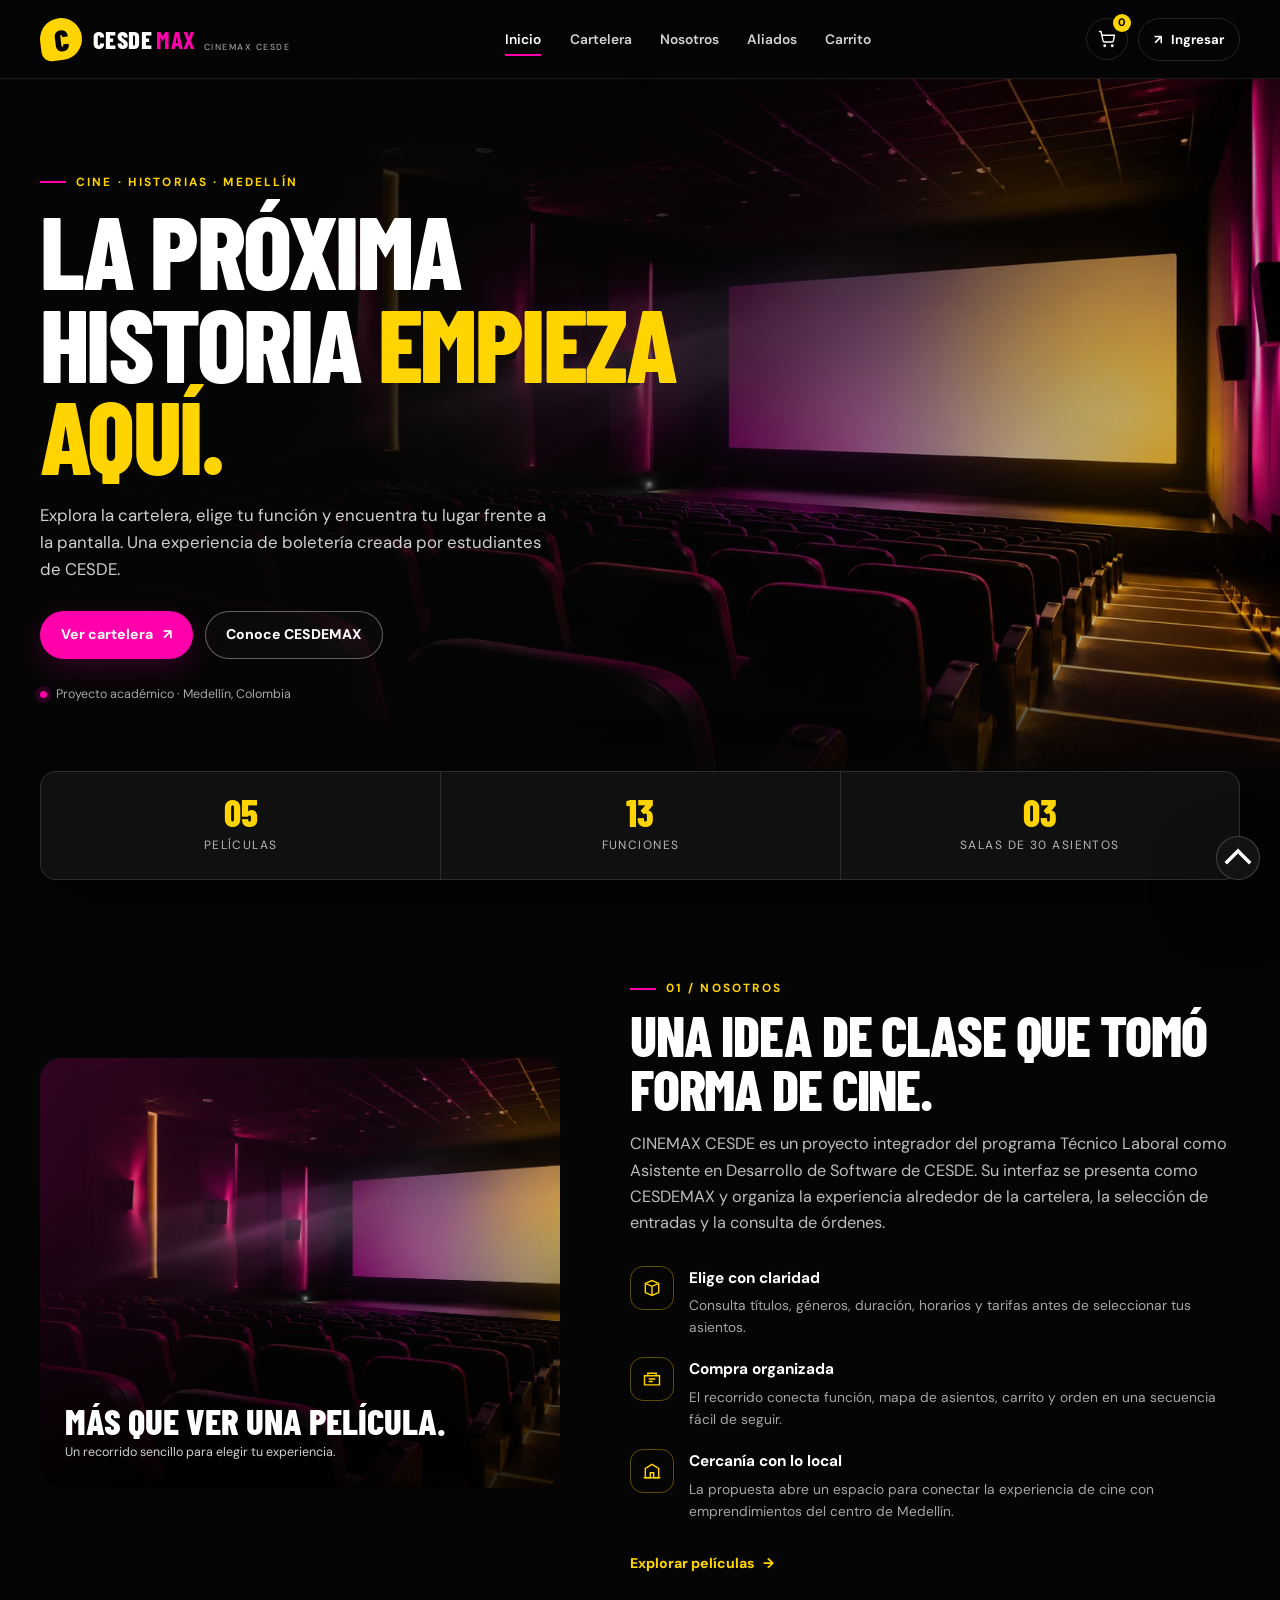
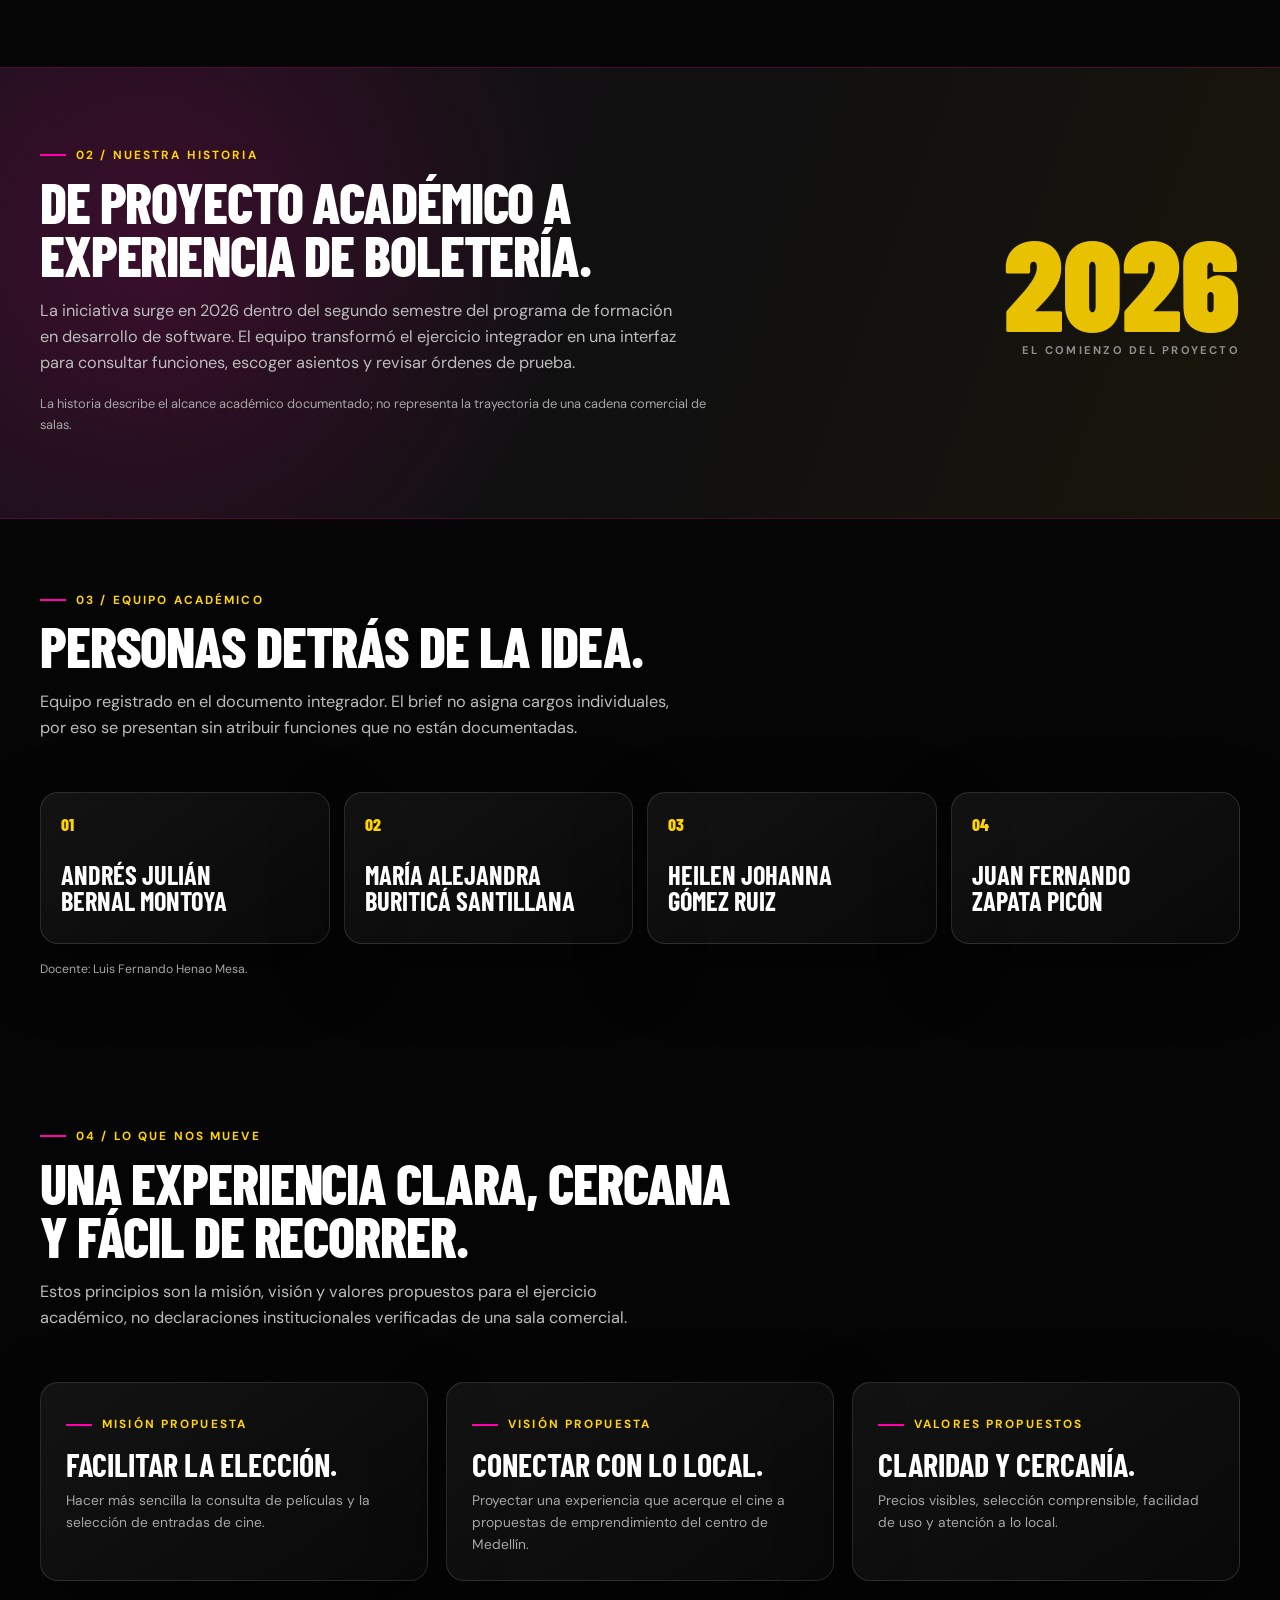
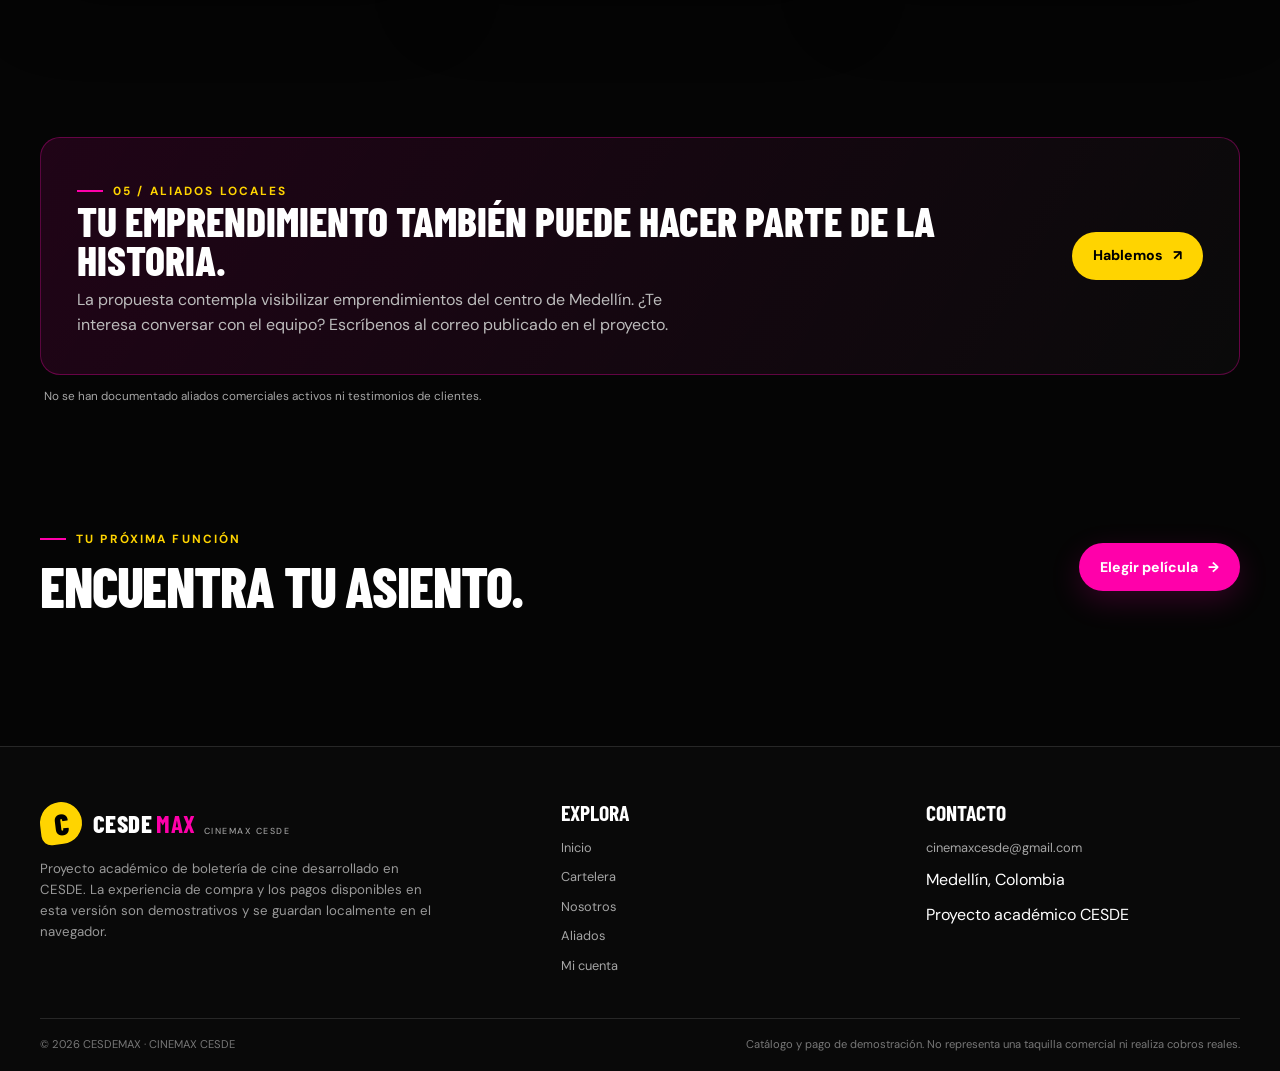
<file: CESDEMAX/index.html>
<!doctype html>
<html lang="es">
<head>
  <meta charset="utf-8">
  <meta name="viewport" content="width=device-width, initial-scale=1">
  <meta name="theme-color" content="#050505">
  <title>CESDEMAX | Tu próxima historia empieza aquí</title>
  <meta name="description" content="Conoce CESDEMAX, el proyecto de boletería de cine desarrollado en CESDE. Explora cinco películas, consulta funciones y elige tus asientos en Medellín.">
  <meta property="og:type" content="website">
  <meta property="og:title" content="CESDEMAX | Tu próxima historia empieza aquí">
  <meta property="og:description" content="Cartelera, selección de asientos y compra de entradas de prueba. Un proyecto académico de CINEMAX CESDE.">
  <meta property="og:image" content="assets/images/hero-cinema.webp">
  <link rel="icon" href="assets/icons/favicon.svg" type="image/svg+xml">
  <link rel="preconnect" href="https://fonts.googleapis.com">
  <link rel="preconnect" href="https://fonts.gstatic.com" crossorigin>
  <link rel="stylesheet" href="css/styles.css">
  <script type="application/ld+json">
  {"@context":"https://schema.org","@type":"Organization","name":"CESDEMAX","email":"cinemaxcesde@gmail.com","areaServed":{"@type":"City","name":"Medellín"},"description":"Proyecto académico de boletería de cine desarrollado en CESDE."}
  </script>
  <script defer src="js/data.js"></script>
  <script defer src="js/app.js"></script>
</head>
<body data-page="inicio">
  <a class="skip-link" href="#contenido">Saltar al contenido</a>
  <header class="site-header">
    <div class="container header-inner">
      <a class="brand" href="index.html" aria-label="CESDEMAX, ir al inicio">
        <span class="brand-mark" aria-hidden="true">C</span>
        <span class="brand-word">CESDE<strong>MAX</strong><small>CINEMAX CESDE</small></span>
      </a>
      <nav class="site-nav" id="site-nav" aria-label="Navegación principal">
        <a href="index.html" data-page-link="inicio">Inicio</a>
        <a href="cartelera.html" data-page-link="cartelera">Cartelera</a>
        <a href="index.html#nosotros">Nosotros</a>
        <a href="index.html#aliados">Aliados</a>
        <a href="carrito.html" data-page-link="carrito">Carrito</a>
      </nav>
      <div class="site-actions">
        <a class="nav-cart" href="carrito.html" aria-label="Abrir carrito">
          <svg viewBox="0 0 24 24" fill="none" stroke="currentColor" stroke-width="1.8" stroke-linecap="round" stroke-linejoin="round" aria-hidden="true"><circle cx="9" cy="21" r="1"/><circle cx="19" cy="21" r="1"/><path d="M2 2h2l2.7 12.4a2 2 0 0 0 2 1.6h9.8a2 2 0 0 0 2-1.6L22 7H5"/></svg>
          <span data-cart-count hidden>0</span>
        </a>
        <a class="nav-account" href="login.html"><span aria-hidden="true">↗</span><span data-account-label>Mi cuenta</span></a>
        <button class="menu-toggle" type="button" aria-label="Abrir menú" aria-controls="site-nav" aria-expanded="false"><span></span><span></span><span></span></button>
      </div>
    </div>
  </header>

  <main id="contenido">
    <section class="hero" aria-labelledby="hero-title">
      <div class="container">
        <div class="hero-content">
          <span class="eyebrow">Cine · historias · Medellín</span>
          <h1 class="display-title" id="hero-title">La próxima historia <span>empieza aquí.</span></h1>
          <p class="hero-copy">Explora la cartelera, elige tu función y encuentra tu lugar frente a la pantalla. Una experiencia de boletería creada por estudiantes de CESDE.</p>
          <div class="hero-actions">
            <a class="btn btn--primary" href="cartelera.html">Ver cartelera <span aria-hidden="true">↗</span></a>
            <a class="btn btn--outline" href="#nosotros">Conoce CESDEMAX</a>
          </div>
          <div class="hero-note"><span aria-hidden="true"></span> Proyecto académico · Medellín, Colombia</div>
        </div>
      </div>
    </section>

    <div class="container stats-wrap" aria-label="Datos del catálogo de demostración">
      <div class="stats-bar">
        <div class="stat"><strong>05</strong><span>Películas</span></div>
        <div class="stat"><strong>13</strong><span>Funciones</span></div>
        <div class="stat"><strong>03</strong><span>Salas de 30 asientos</span></div>
      </div>
    </div>

    <section class="section" id="nosotros">
      <div class="container intro-grid">
        <div class="intro-art">
          <img src="assets/images/hero-cinema.webp" alt="Sala de cine vacía iluminada en tonos magenta y dorado" loading="lazy">
          <div class="intro-art-label"><strong>Más que ver una película.</strong><span>Un recorrido sencillo para elegir tu experiencia.</span></div>
        </div>
        <div>
          <span class="eyebrow">01 / Nosotros</span>
          <h2 class="section-title">Una idea de clase que tomó forma de cine.</h2>
          <p class="section-copy">CINEMAX CESDE es un proyecto integrador del programa Técnico Laboral como Asistente en Desarrollo de Software de CESDE. Su interfaz se presenta como CESDEMAX y organiza la experiencia alrededor de la cartelera, la selección de entradas y la consulta de órdenes.</p>
          <div class="feature-list">
            <div class="feature">
              <span class="feature-icon" aria-hidden="true"><svg viewBox="0 0 24 24" fill="none" stroke="currentColor" stroke-width="1.7"><path d="M4 6.5 12 3l8 3.5v11L12 21l-8-3.5z"/><path d="M4 6.5 12 10l8-3.5M12 10v11"/></svg></span>
              <div><h3>Elige con claridad</h3><p>Consulta títulos, géneros, duración, horarios y tarifas antes de seleccionar tus asientos.</p></div>
            </div>
            <div class="feature">
              <span class="feature-icon" aria-hidden="true"><svg viewBox="0 0 24 24" fill="none" stroke="currentColor" stroke-width="1.7"><path d="M3 8h18v11H3zM7 8V5h10v3M8 12h8M8 15h5"/></svg></span>
              <div><h3>Compra organizada</h3><p>El recorrido conecta función, mapa de asientos, carrito y orden en una secuencia fácil de seguir.</p></div>
            </div>
            <div class="feature">
              <span class="feature-icon" aria-hidden="true"><svg viewBox="0 0 24 24" fill="none" stroke="currentColor" stroke-width="1.7"><path d="M4 20V9l8-5 8 5v11h-6v-6h-4v6z"/><path d="M2 20h20"/></svg></span>
              <div><h3>Cercanía con lo local</h3><p>La propuesta abre un espacio para conectar la experiencia de cine con emprendimientos del centro de Medellín.</p></div>
            </div>
          </div>
          <div style="margin-top:28px"><a class="text-link" href="cartelera.html">Explorar películas <span aria-hidden="true">→</span></a></div>
        </div>
      </div>
    </section>

    <section class="story-band" id="historia">
      <div class="container story-grid">
        <div>
          <span class="eyebrow">02 / Nuestra historia</span>
          <h2 class="section-title">De proyecto académico a experiencia de boletería.</h2>
          <p class="section-copy">La iniciativa surge en 2026 dentro del segundo semestre del programa de formación en desarrollo de software. El equipo transformó el ejercicio integrador en una interfaz para consultar funciones, escoger asientos y revisar órdenes de prueba.</p>
          <p class="muted" style="font-size:.8rem;margin-top:18px">La historia describe el alcance académico documentado; no representa la trayectoria de una cadena comercial de salas.</p>
        </div>
        <div class="story-year" aria-label="Año 2026">2026<small>EL COMIENZO DEL PROYECTO</small></div>
      </div>
    </section>

    <section class="section section--tight" id="equipo">
      <div class="container">
        <div class="section-head"><div><span class="eyebrow">03 / Equipo académico</span><h2 class="section-title">Personas detrás de la idea.</h2><p class="section-copy">Equipo registrado en el documento integrador. El brief no asigna cargos individuales, por eso se presentan sin atribuir funciones que no están documentadas.</p></div></div>
        <div class="team-grid">
          <article class="panel team-card"><span>01</span><h3>Andrés Julián<br>Bernal Montoya</h3></article>
          <article class="panel team-card"><span>02</span><h3>María Alejandra<br>Buriticá Santillana</h3></article>
          <article class="panel team-card"><span>03</span><h3>Heilen Johanna<br>Gómez Ruiz</h3></article>
          <article class="panel team-card"><span>04</span><h3>Juan Fernando<br>Zapata Picón</h3></article>
        </div>
        <p class="muted" style="font-size:.76rem;margin-top:16px">Docente: Luis Fernando Henao Mesa.</p>
      </div>
    </section>

    <section class="section section--tight" id="propuesta">
      <div class="container">
        <div class="section-head">
          <div><span class="eyebrow">04 / Lo que nos mueve</span><h2 class="section-title">Una experiencia clara, cercana y fácil de recorrer.</h2><p class="section-copy">Estos principios son la misión, visión y valores propuestos para el ejercicio académico, no declaraciones institucionales verificadas de una sala comercial.</p></div>
        </div>
        <div class="movie-grid" style="grid-template-columns:repeat(3,minmax(0,1fr))">
          <article class="panel" style="padding:25px"><span class="eyebrow">Misión propuesta</span><h3 style="font:700 2rem/1 var(--font-heading);text-transform:uppercase;margin:14px 0 9px">Facilitar la elección.</h3><p class="muted" style="font-size:.86rem;margin:0">Hacer más sencilla la consulta de películas y la selección de entradas de cine.</p></article>
          <article class="panel" style="padding:25px"><span class="eyebrow">Visión propuesta</span><h3 style="font:700 2rem/1 var(--font-heading);text-transform:uppercase;margin:14px 0 9px">Conectar con lo local.</h3><p class="muted" style="font-size:.86rem;margin:0">Proyectar una experiencia que acerque el cine a propuestas de emprendimiento del centro de Medellín.</p></article>
          <article class="panel" style="padding:25px"><span class="eyebrow">Valores propuestos</span><h3 style="font:700 2rem/1 var(--font-heading);text-transform:uppercase;margin:14px 0 9px">Claridad y cercanía.</h3><p class="muted" style="font-size:.86rem;margin:0">Precios visibles, selección comprensible, facilidad de uso y atención a lo local.</p></article>
        </div>
      </div>
    </section>

    <section class="section" id="aliados">
      <div class="container">
        <div class="ally-card">
          <div><span class="eyebrow">05 / Aliados locales</span><h3>Tu emprendimiento también puede hacer parte de la historia.</h3><p>La propuesta contempla visibilizar emprendimientos del centro de Medellín. ¿Te interesa conversar con el equipo? Escríbenos al correo publicado en el proyecto.</p></div>
          <a class="btn btn--yellow" href="mailto:cinemaxcesde@gmail.com?subject=Aliados%20locales%20-%20CESDEMAX">Hablemos <span aria-hidden="true">↗</span></a>
        </div>
        <p class="muted" style="font-size:.73rem;margin:12px 4px 0">No se han documentado aliados comerciales activos ni testimonios de clientes.</p>
      </div>
    </section>

    <section class="section section--tight" style="padding-top:25px">
      <div class="container" style="display:flex;align-items:center;justify-content:space-between;gap:25px;flex-wrap:wrap">
        <div><span class="eyebrow">Tu próxima función</span><h2 class="section-title" style="margin-bottom:0">Encuentra tu asiento.</h2></div>
        <a class="btn btn--primary" href="cartelera.html">Elegir película <span aria-hidden="true">→</span></a>
      </div>
    </section>
  </main>

  <footer class="site-footer">
    <div class="container footer-main">
      <div class="footer-brand"><a class="brand" href="index.html"><span class="brand-mark" aria-hidden="true">C</span><span class="brand-word">CESDE<strong>MAX</strong><small>CINEMAX CESDE</small></span></a><p>Proyecto académico de boletería de cine desarrollado en CESDE. La experiencia de compra y los pagos disponibles en esta versión son demostrativos y se guardan localmente en el navegador.</p></div>
      <div class="footer-col"><h3>Explora</h3><div class="footer-links"><a href="index.html">Inicio</a><a href="cartelera.html">Cartelera</a><a href="index.html#nosotros">Nosotros</a><a href="index.html#aliados">Aliados</a><a href="login.html">Mi cuenta</a></div></div>
      <div class="footer-col"><h3>Contacto</h3><div class="footer-links"><a data-current-email href="mailto:cinemaxcesde@gmail.com">cinemaxcesde@gmail.com</a><span>Medellín, Colombia</span><span>Proyecto académico CESDE</span></div></div>
    </div>
    <div class="container footer-bottom"><span>© <span data-year>2026</span> CESDEMAX · CINEMAX CESDE</span><span class="footer-note">Catálogo y pago de demostración. No representa una taquilla comercial ni realiza cobros reales.</span></div>
  </footer>
  <a class="back-top" href="#contenido" aria-label="Volver al inicio de la página"><svg viewBox="0 0 24 24" fill="none" stroke="currentColor" stroke-width="2"><path d="m5 15 7-7 7 7"/></svg></a>
</body>
</html>
</file>
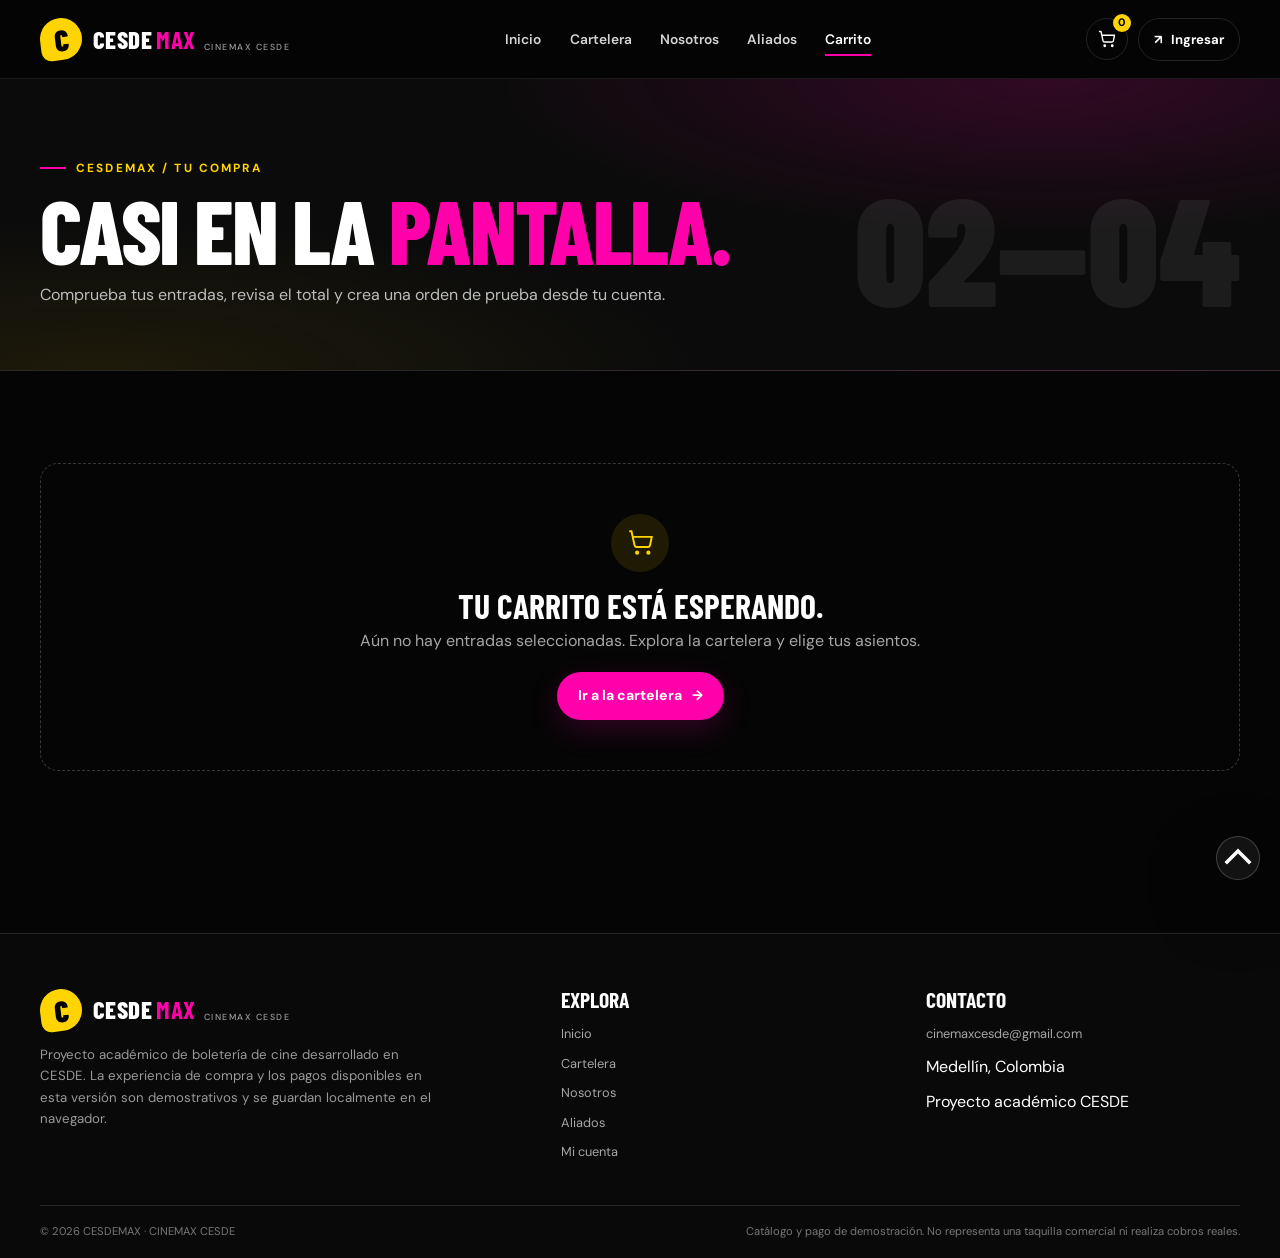
<file: CESDEMAX/carrito.html>
<!doctype html>
<html lang="es">
<head>
  <meta charset="utf-8"><meta name="viewport" content="width=device-width, initial-scale=1"><meta name="theme-color" content="#050505">
  <title>Carrito y orden | CESDEMAX</title>
  <meta name="description" content="Revisa tu selección de entradas, ajusta cantidades y completa una orden de pago de demostración en CESDEMAX.">
  <meta property="og:type" content="website"><meta property="og:title" content="Carrito y orden | CESDEMAX"><meta property="og:description" content="Resumen de entradas y pago de prueba."><meta property="og:image" content="assets/images/hero-cinema.webp">
  <link rel="icon" href="assets/icons/favicon.svg" type="image/svg+xml"><link rel="preconnect" href="https://fonts.googleapis.com"><link rel="preconnect" href="https://fonts.gstatic.com" crossorigin><link rel="stylesheet" href="css/styles.css">
  <script defer src="js/data.js"></script><script defer src="js/app.js"></script><script defer src="js/carrito.js"></script>
</head>
<body data-page="carrito">
  <a class="skip-link" href="#contenido">Saltar al contenido</a>
  <header class="site-header"><div class="container header-inner">
    <a class="brand" href="index.html" aria-label="CESDEMAX, ir al inicio"><span class="brand-mark" aria-hidden="true">C</span><span class="brand-word">CESDE<strong>MAX</strong><small>CINEMAX CESDE</small></span></a>
    <nav class="site-nav" id="site-nav" aria-label="Navegación principal"><a href="index.html" data-page-link="inicio">Inicio</a><a href="cartelera.html" data-page-link="cartelera">Cartelera</a><a href="index.html#nosotros">Nosotros</a><a href="index.html#aliados">Aliados</a><a href="carrito.html" data-page-link="carrito">Carrito</a></nav>
    <div class="site-actions"><a class="nav-cart" href="carrito.html" aria-label="Abrir carrito"><svg viewBox="0 0 24 24" fill="none" stroke="currentColor" stroke-width="1.8" stroke-linecap="round" stroke-linejoin="round" aria-hidden="true"><circle cx="9" cy="21" r="1"/><circle cx="19" cy="21" r="1"/><path d="M2 2h2l2.7 12.4a2 2 0 0 0 2 1.6h9.8a2 2 0 0 0 2-1.6L22 7H5"/></svg><span data-cart-count hidden>0</span></a><a class="nav-account" href="login.html"><span aria-hidden="true">↗</span><span data-account-label>Mi cuenta</span></a><button class="menu-toggle" type="button" aria-label="Abrir menú" aria-controls="site-nav" aria-expanded="false"><span></span><span></span><span></span></button></div>
  </div></header>

  <main id="contenido">
    <section class="page-hero"><div class="container page-hero-inner"><div><span class="eyebrow">CESDEMAX / Tu compra</span><h1 class="display-title">Casi en la <span class="pink">pantalla.</span></h1><p>Comprueba tus entradas, revisa el total y crea una orden de prueba desde tu cuenta.</p></div><div class="page-index" aria-hidden="true">02—04</div></div></section>
    <section class="section"><div class="container">
      <div class="empty-state" id="cart-empty" hidden><div class="empty-state-icon" aria-hidden="true"><svg viewBox="0 0 24 24" fill="none" stroke="currentColor" stroke-width="1.7"><circle cx="9" cy="21" r="1"/><circle cx="19" cy="21" r="1"/><path d="M2 2h2l2.7 12.4a2 2 0 0 0 2 1.6h9.8a2 2 0 0 0 2-1.6L22 7H5"/></svg></div><h2>Tu carrito está esperando.</h2><p>Aún no hay entradas seleccionadas. Explora la cartelera y elige tus asientos.</p><a class="btn btn--primary" href="cartelera.html">Ir a la cartelera <span aria-hidden="true">→</span></a></div>

      <div id="cart-content" hidden>
        <div class="cart-grid">
          <section class="panel cart-panel" aria-labelledby="cart-heading">
            <h2 id="cart-heading">Resumen de entradas</h2>
            <div class="cart-film"><img id="cart-poster" src="assets/images/pelicula-1.webp" alt="Afiche de la película seleccionada"><div><span class="movie-genre" id="cart-genre">Acción</span><h3 id="cart-film-title">Noche de Neón</h3><p id="cart-function-meta">Función · Sala</p><p id="cart-seat-label">Asientos seleccionados</p></div></div>
            <div class="cart-items" id="cart-items"></div>
            <div class="order-total"><span>Total de entradas</span><strong id="cart-total">$0</strong></div>
            <button class="btn btn--ghost btn--small" id="clear-cart" type="button">Vaciar carrito</button>
          </section>

          <section class="panel cart-panel" aria-labelledby="continue-heading">
            <h2 id="continue-heading">Continuar con tu orden</h2>
            <div class="login-gate" id="login-gate" hidden><h3>Identifícate para continuar.</h3><p>Tu selección queda guardada en este navegador. Inicia sesión o crea una cuenta para revisar la orden.</p><a class="btn btn--yellow" href="login.html?next=carrito.html">Iniciar sesión / Registrarme <span aria-hidden="true">→</span></a></div>
            <div id="checkout-area" hidden>
              <p class="muted" id="checkout-greeting" style="margin-top:0;font-size:.82rem"></p>
              <form class="checkout-form" id="checkout-form" novalidate>
                <div class="notice">Modo de demostración: no se realiza ningún cobro. Para aprobar la prueba usa <strong>4444 4444 4444 4444</strong> o <strong>4242 4242 4242 4242</strong>. La tarjeta 5555 5555 5555 5555 simula un rechazo.</div>
                <div class="field"><label for="card-number">Número de tarjeta de prueba</label><input id="card-number" name="card-number" inputmode="numeric" autocomplete="cc-number" placeholder="4444 4444 4444 4444" maxlength="19" required></div>
                <div class="form-grid"><div class="field"><label for="card-exp">Vencimiento (MM/AA)</label><input id="card-exp" name="card-exp" inputmode="numeric" autocomplete="cc-exp" placeholder="MM/AA" maxlength="5" required></div><div class="field"><label for="card-cvv">CVV</label><input id="card-cvv" name="card-cvv" inputmode="numeric" autocomplete="cc-csc" placeholder="123" maxlength="4" required></div></div>
                <label class="check-line"><input type="checkbox" id="save-payment" name="save-payment"><span>Guardar marca y últimos cuatro dígitos para esta demostración. El número completo y el CVV no se guardan en el perfil.</span></label>
                <p class="form-error" id="payment-error" role="alert"></p>
                <button class="btn btn--primary" type="submit" id="pay-button">Completar orden de prueba <span aria-hidden="true">→</span></button>
              </form>
            </div>
            <div class="payment-success" id="payment-success" hidden aria-live="polite"><strong>¡Orden creada!</strong><p id="success-message" style="color:#c7c7c7;margin:8px 0 16px"></p><a class="btn btn--yellow" href="login.html">Ver mi cuenta y mis órdenes</a></div>
          </section>
        </div>
      </div>
    </div></section>
  </main>

  <footer class="site-footer"><div class="container footer-main"><div class="footer-brand"><a class="brand" href="index.html"><span class="brand-mark" aria-hidden="true">C</span><span class="brand-word">CESDE<strong>MAX</strong><small>CINEMAX CESDE</small></span></a><p>Proyecto académico de boletería de cine desarrollado en CESDE. La experiencia de compra y los pagos disponibles en esta versión son demostrativos y se guardan localmente en el navegador.</p></div><div class="footer-col"><h3>Explora</h3><div class="footer-links"><a href="index.html">Inicio</a><a href="cartelera.html">Cartelera</a><a href="index.html#nosotros">Nosotros</a><a href="index.html#aliados">Aliados</a><a href="login.html">Mi cuenta</a></div></div><div class="footer-col"><h3>Contacto</h3><div class="footer-links"><a data-current-email href="mailto:cinemaxcesde@gmail.com">cinemaxcesde@gmail.com</a><span>Medellín, Colombia</span><span>Proyecto académico CESDE</span></div></div></div><div class="container footer-bottom"><span>© <span data-year>2026</span> CESDEMAX · CINEMAX CESDE</span><span class="footer-note">Catálogo y pago de demostración. No representa una taquilla comercial ni realiza cobros reales.</span></div></footer>
  <a class="back-top" href="#contenido" aria-label="Volver al inicio de la página"><svg viewBox="0 0 24 24" fill="none" stroke="currentColor" stroke-width="2"><path d="m5 15 7-7 7 7"/></svg></a>
</body>
</html>
</file>
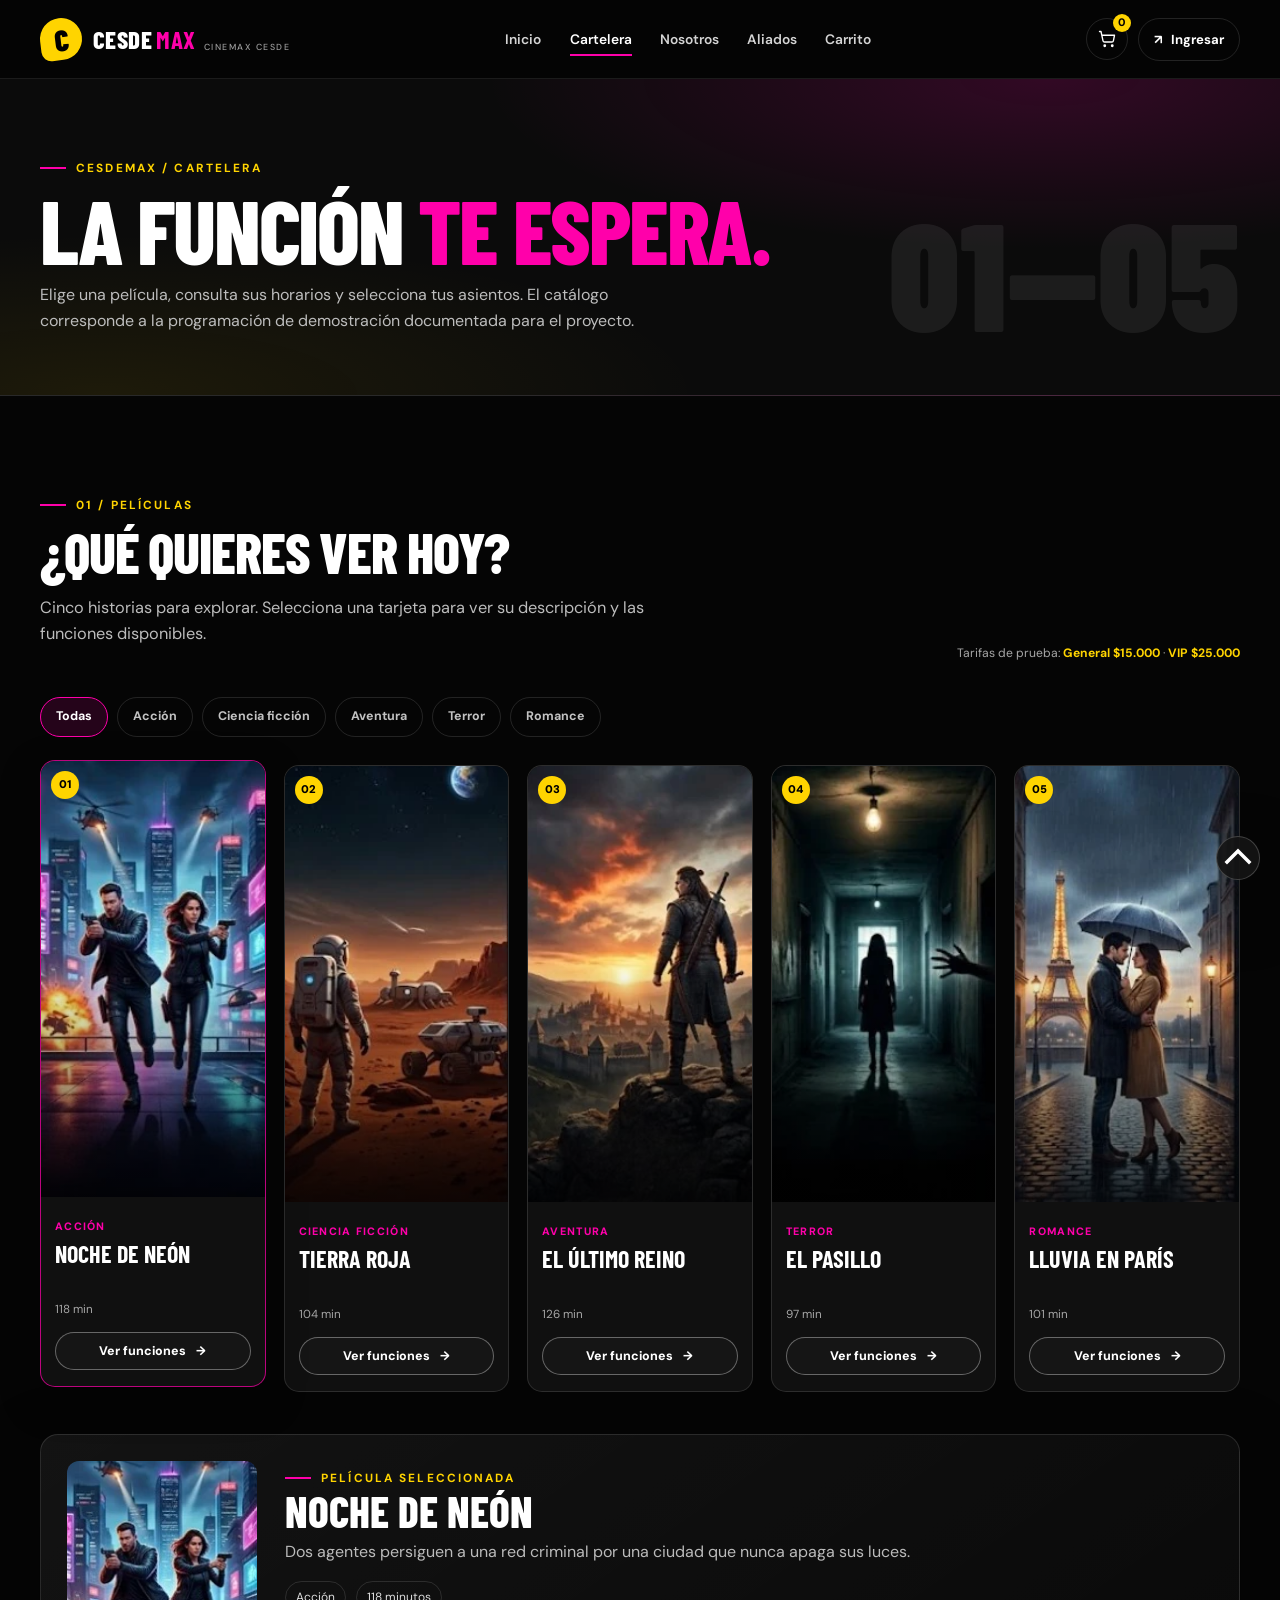
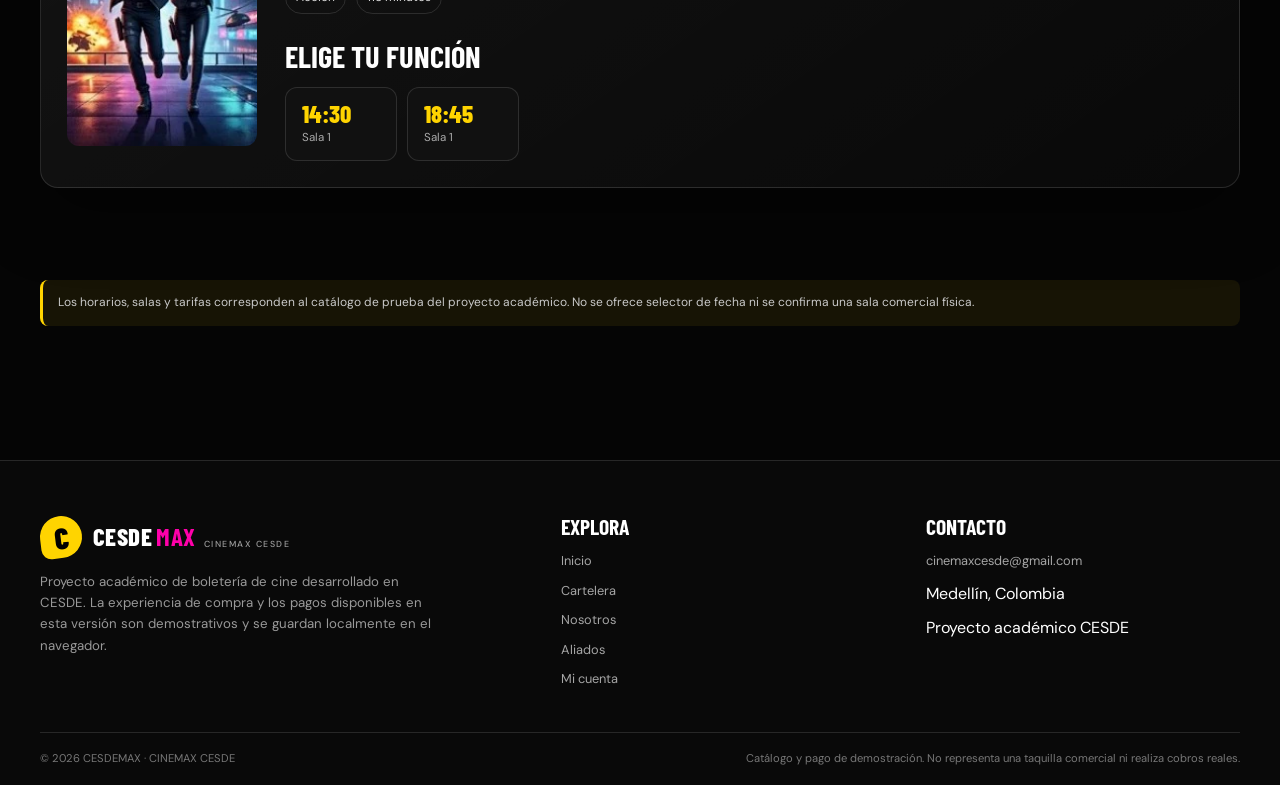
<file: CESDEMAX/cartelera.html>
<!doctype html>
<html lang="es">
<head>
  <meta charset="utf-8"><meta name="viewport" content="width=device-width, initial-scale=1"><meta name="theme-color" content="#050505">
  <title>Cartelera | CESDEMAX</title>
  <meta name="description" content="Consulta las cinco películas, sus funciones de demostración y elige hasta ocho asientos General o VIP en CESDEMAX.">
  <meta property="og:type" content="website"><meta property="og:title" content="Cartelera | CESDEMAX"><meta property="og:description" content="Explora películas, horarios y asientos de prueba."><meta property="og:image" content="assets/images/hero-cinema.webp">
  <link rel="icon" href="assets/icons/favicon.svg" type="image/svg+xml"><link rel="preconnect" href="https://fonts.googleapis.com"><link rel="preconnect" href="https://fonts.gstatic.com" crossorigin><link rel="stylesheet" href="css/styles.css">
  <script defer src="js/data.js"></script><script defer src="js/app.js"></script><script defer src="js/cartelera.js"></script>
</head>
<body data-page="cartelera">
  <a class="skip-link" href="#contenido">Saltar al contenido</a>
  <header class="site-header"><div class="container header-inner">
    <a class="brand" href="index.html" aria-label="CESDEMAX, ir al inicio"><span class="brand-mark" aria-hidden="true">C</span><span class="brand-word">CESDE<strong>MAX</strong><small>CINEMAX CESDE</small></span></a>
    <nav class="site-nav" id="site-nav" aria-label="Navegación principal"><a href="index.html" data-page-link="inicio">Inicio</a><a href="cartelera.html" data-page-link="cartelera">Cartelera</a><a href="index.html#nosotros">Nosotros</a><a href="index.html#aliados">Aliados</a><a href="carrito.html" data-page-link="carrito">Carrito</a></nav>
    <div class="site-actions"><a class="nav-cart" href="carrito.html" aria-label="Abrir carrito"><svg viewBox="0 0 24 24" fill="none" stroke="currentColor" stroke-width="1.8" stroke-linecap="round" stroke-linejoin="round" aria-hidden="true"><circle cx="9" cy="21" r="1"/><circle cx="19" cy="21" r="1"/><path d="M2 2h2l2.7 12.4a2 2 0 0 0 2 1.6h9.8a2 2 0 0 0 2-1.6L22 7H5"/></svg><span data-cart-count hidden>0</span></a><a class="nav-account" href="login.html"><span aria-hidden="true">↗</span><span data-account-label>Mi cuenta</span></a><button class="menu-toggle" type="button" aria-label="Abrir menú" aria-controls="site-nav" aria-expanded="false"><span></span><span></span><span></span></button></div>
  </div></header>

  <main id="contenido">
    <section class="page-hero"><div class="container page-hero-inner"><div><span class="eyebrow">CESDEMAX / Cartelera</span><h1 class="display-title">La función <span class="pink">te espera.</span></h1><p>Elige una película, consulta sus horarios y selecciona tus asientos. El catálogo corresponde a la programación de demostración documentada para el proyecto.</p></div><div class="page-index" aria-hidden="true">01—05</div></div></section>
    <section class="section">
      <div class="container">
        <div class="section-head"><div><span class="eyebrow">01 / Películas</span><h2 class="section-title">¿Qué quieres ver hoy?</h2><p class="section-copy">Cinco historias para explorar. Selecciona una tarjeta para ver su descripción y las funciones disponibles.</p></div><div class="muted" style="font-size:.76rem">Tarifas de prueba: <strong class="yellow">General $15.000</strong> · <strong class="yellow">VIP $25.000</strong></div></div>
        <div class="filter-row" role="group" aria-label="Filtrar películas por género">
          <button class="filter-chip" type="button" data-filter="Todos" aria-pressed="true">Todas</button>
          <button class="filter-chip" type="button" data-filter="Acción" aria-pressed="false">Acción</button>
          <button class="filter-chip" type="button" data-filter="Ciencia ficción" aria-pressed="false">Ciencia ficción</button>
          <button class="filter-chip" type="button" data-filter="Aventura" aria-pressed="false">Aventura</button>
          <button class="filter-chip" type="button" data-filter="Terror" aria-pressed="false">Terror</button>
          <button class="filter-chip" type="button" data-filter="Romance" aria-pressed="false">Romance</button>
        </div>
        <div class="movie-grid" id="movie-grid" aria-live="polite"></div>

        <section class="movie-detail panel" id="movie-detail" aria-labelledby="selected-title">
          <div class="movie-detail-poster"><img id="selected-poster" src="assets/images/pelicula-1.webp" alt="Afiche de Noche de Neón"></div>
          <div><span class="eyebrow">Película seleccionada</span><h2 id="selected-title">Noche de Neón</h2><p id="selected-description">Dos agentes persiguen a una red criminal por una ciudad que nunca apaga sus luces.</p><div class="movie-meta"><span class="meta-pill" id="selected-genre">Acción</span><span class="meta-pill" id="selected-duration">118 minutos</span></div><h3 class="subsection-title" style="margin-top:28px">Elige tu función</h3><div class="function-grid" id="function-grid"></div></div>
        </section>

        <section id="seat-section" hidden>
          <div class="section-head" style="margin:45px 0 20px"><div><span class="eyebrow">02 / Selección de asientos</span><h2 class="section-title" style="font-size:clamp(2.5rem,4vw,3.7rem)">Tu lugar frente a la pantalla.</h2><p class="section-copy" id="seat-function-label">Seleccionaste una función.</p></div></div>
          <div class="seat-layout panel">
            <div><div class="screen">PANTALLA</div><div class="seat-map" id="seat-map" aria-label="Mapa interactivo de asientos"></div><div class="seat-legend"><span class="legend-item"><i class="legend-dot vip"></i> VIP · $25.000</span><span class="legend-item"><i class="legend-dot"></i> General · $15.000</span><span class="legend-item"><i class="legend-dot selected"></i> Seleccionado</span><span class="legend-item"><i class="legend-dot occupied"></i> Ocupado</span></div></div>
            <aside class="selection-summary"><h3>Tu selección</h3><div class="summary-line"><span>Asientos elegidos</span><strong id="seat-count">0 / 8</strong></div><div class="summary-line"><span>VIP</span><strong id="vip-count">0</strong></div><div class="summary-line"><span>General</span><strong id="general-count">0</strong></div><div class="summary-total"><span>Total</span><strong id="seat-total">$0</strong></div><button class="btn btn--primary" id="continue-cart" type="button" disabled>Continuar al carrito <span aria-hidden="true">→</span></button><p class="helper-text">Puedes elegir hasta ocho asientos por función. El asiento se marca como ocupado al completar el pago de prueba.</p></aside>
          </div>
        </section>
      </div>
    </section>
    <section class="section section--tight" style="padding-top:0"><div class="container notice">Los horarios, salas y tarifas corresponden al catálogo de prueba del proyecto académico. No se ofrece selector de fecha ni se confirma una sala comercial física.</div></section>
  </main>

  <footer class="site-footer"><div class="container footer-main"><div class="footer-brand"><a class="brand" href="index.html"><span class="brand-mark" aria-hidden="true">C</span><span class="brand-word">CESDE<strong>MAX</strong><small>CINEMAX CESDE</small></span></a><p>Proyecto académico de boletería de cine desarrollado en CESDE. La experiencia de compra y los pagos disponibles en esta versión son demostrativos y se guardan localmente en el navegador.</p></div><div class="footer-col"><h3>Explora</h3><div class="footer-links"><a href="index.html">Inicio</a><a href="cartelera.html">Cartelera</a><a href="index.html#nosotros">Nosotros</a><a href="index.html#aliados">Aliados</a><a href="login.html">Mi cuenta</a></div></div><div class="footer-col"><h3>Contacto</h3><div class="footer-links"><a data-current-email href="mailto:cinemaxcesde@gmail.com">cinemaxcesde@gmail.com</a><span>Medellín, Colombia</span><span>Proyecto académico CESDE</span></div></div></div><div class="container footer-bottom"><span>© <span data-year>2026</span> CESDEMAX · CINEMAX CESDE</span><span class="footer-note">Catálogo y pago de demostración. No representa una taquilla comercial ni realiza cobros reales.</span></div></footer>
  <a class="back-top" href="#contenido" aria-label="Volver al inicio de la página"><svg viewBox="0 0 24 24" fill="none" stroke="currentColor" stroke-width="2"><path d="m5 15 7-7 7 7"/></svg></a>
</body>
</html>
</file>
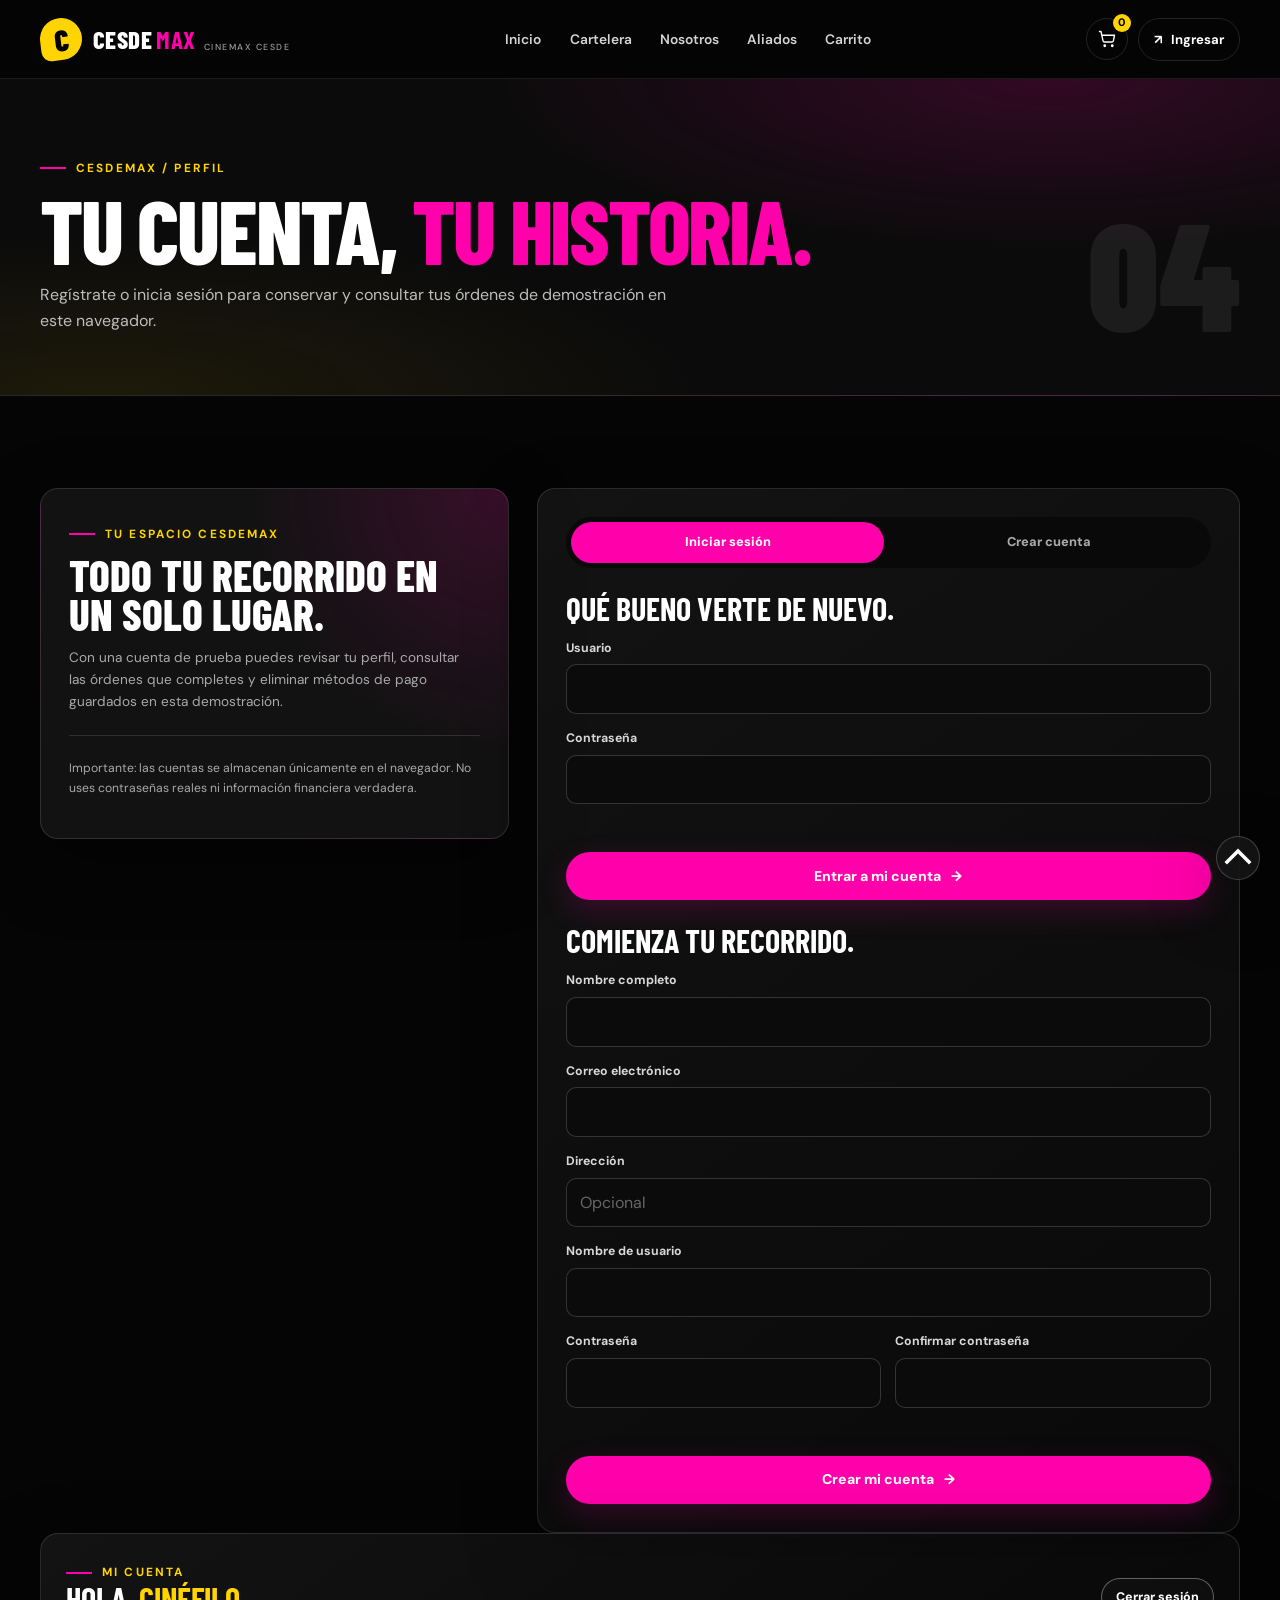
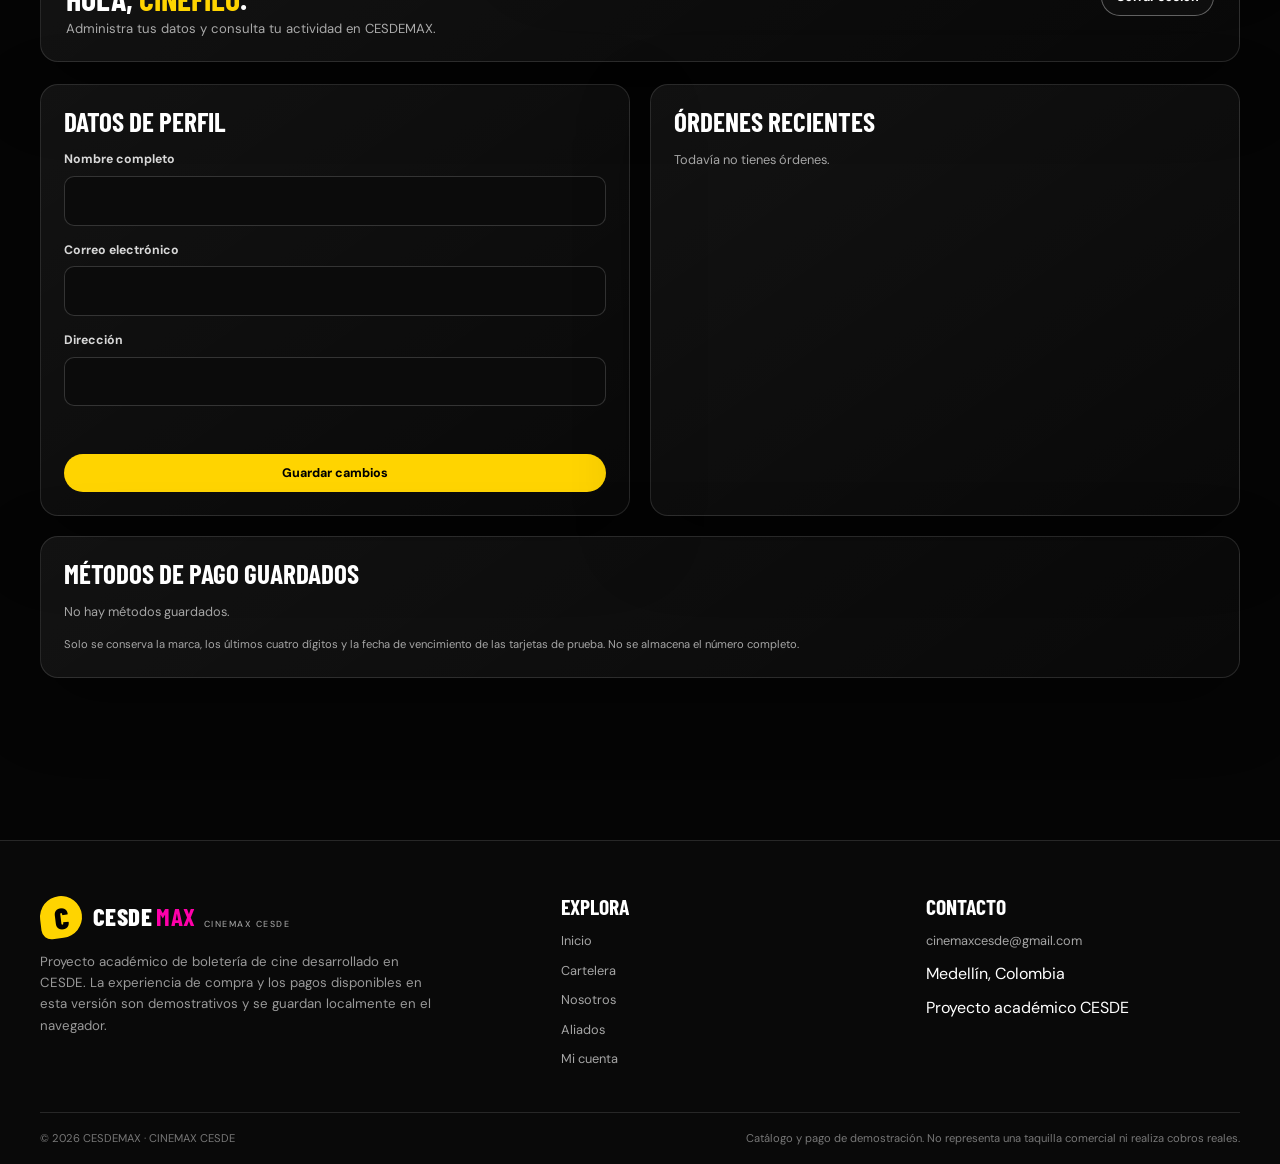
<file: CESDEMAX/login.html>
<!doctype html>
<html lang="es">
<head>
  <meta charset="utf-8"><meta name="viewport" content="width=device-width, initial-scale=1"><meta name="theme-color" content="#050505">
  <title>Mi cuenta | CESDEMAX</title>
  <meta name="description" content="Crea tu cuenta de demostración, actualiza tus datos y consulta tus órdenes de prueba en CESDEMAX.">
  <meta property="og:type" content="website"><meta property="og:title" content="Mi cuenta | CESDEMAX"><meta property="og:description" content="Acceso y perfil local del proyecto de boletería CESDEMAX."><meta property="og:image" content="assets/images/hero-cinema.webp">
  <link rel="icon" href="assets/icons/favicon.svg" type="image/svg+xml"><link rel="preconnect" href="https://fonts.googleapis.com"><link rel="preconnect" href="https://fonts.gstatic.com" crossorigin><link rel="stylesheet" href="css/styles.css">
  <script defer src="js/data.js"></script><script defer src="js/app.js"></script><script defer src="js/cuenta.js"></script>
</head>
<body data-page="cuenta">
  <a class="skip-link" href="#contenido">Saltar al contenido</a>
  <header class="site-header"><div class="container header-inner">
    <a class="brand" href="index.html" aria-label="CESDEMAX, ir al inicio"><span class="brand-mark" aria-hidden="true">C</span><span class="brand-word">CESDE<strong>MAX</strong><small>CINEMAX CESDE</small></span></a>
    <nav class="site-nav" id="site-nav" aria-label="Navegación principal"><a href="index.html" data-page-link="inicio">Inicio</a><a href="cartelera.html" data-page-link="cartelera">Cartelera</a><a href="index.html#nosotros">Nosotros</a><a href="index.html#aliados">Aliados</a><a href="carrito.html" data-page-link="carrito">Carrito</a></nav>
    <div class="site-actions"><a class="nav-cart" href="carrito.html" aria-label="Abrir carrito"><svg viewBox="0 0 24 24" fill="none" stroke="currentColor" stroke-width="1.8" stroke-linecap="round" stroke-linejoin="round" aria-hidden="true"><circle cx="9" cy="21" r="1"/><circle cx="19" cy="21" r="1"/><path d="M2 2h2l2.7 12.4a2 2 0 0 0 2 1.6h9.8a2 2 0 0 0 2-1.6L22 7H5"/></svg><span data-cart-count hidden>0</span></a><a class="nav-account" href="login.html"><span aria-hidden="true">↗</span><span data-account-label>Mi cuenta</span></a><button class="menu-toggle" type="button" aria-label="Abrir menú" aria-controls="site-nav" aria-expanded="false"><span></span><span></span><span></span></button></div>
  </div></header>

  <main id="contenido">
    <section class="page-hero"><div class="container page-hero-inner"><div><span class="eyebrow">CESDEMAX / Perfil</span><h1 class="display-title">Tu cuenta, <span class="pink">tu historia.</span></h1><p>Regístrate o inicia sesión para conservar y consultar tus órdenes de demostración en este navegador.</p></div><div class="page-index" aria-hidden="true">04</div></div></section>
    <section class="section"><div class="container">
      <div class="account-layout" id="auth-view">
        <aside class="panel account-aside"><span class="eyebrow">Tu espacio CESDEMAX</span><h2>Todo tu recorrido en un solo lugar.</h2><p>Con una cuenta de prueba puedes revisar tu perfil, consultar las órdenes que completes y eliminar métodos de pago guardados en esta demostración.</p><div class="rule" style="margin:23px 0"></div><p style="font-size:.76rem">Importante: las cuentas se almacenan únicamente en el navegador. No uses contraseñas reales ni información financiera verdadera.</p></aside>
        <section class="panel auth-panel">
          <div class="auth-tabs" role="tablist" aria-label="Acceso a la cuenta"><button class="auth-tab" type="button" id="tab-login" role="tab" aria-controls="login-form" aria-selected="true">Iniciar sesión</button><button class="auth-tab" type="button" id="tab-register" role="tab" aria-controls="register-form" aria-selected="false">Crear cuenta</button></div>
          <form class="auth-form" id="login-form" novalidate><h2>Qué bueno verte de nuevo.</h2><div class="field"><label for="login-username">Usuario</label><input id="login-username" name="username" autocomplete="username" required></div><div class="field"><label for="login-password">Contraseña</label><input id="login-password" name="password" type="password" autocomplete="current-password" required></div><p class="form-error" id="login-error" role="alert"></p><button class="btn btn--primary" type="submit">Entrar a mi cuenta <span aria-hidden="true">→</span></button></form>
          <form class="auth-form" id="register-form" hidden novalidate><h2>Comienza tu recorrido.</h2><div class="field"><label for="register-name">Nombre completo</label><input id="register-name" name="name" autocomplete="name" required></div><div class="field"><label for="register-email">Correo electrónico</label><input id="register-email" name="email" type="email" autocomplete="email" required></div><div class="field"><label for="register-address">Dirección</label><input id="register-address" name="address" autocomplete="street-address" placeholder="Opcional"></div><div class="field"><label for="register-username">Nombre de usuario</label><input id="register-username" name="username" autocomplete="username" minlength="3" required></div><div class="form-grid"><div class="field"><label for="register-password">Contraseña</label><input id="register-password" name="password" type="password" autocomplete="new-password" minlength="6" required></div><div class="field"><label for="register-confirm">Confirmar contraseña</label><input id="register-confirm" name="confirm" type="password" autocomplete="new-password" minlength="6" required></div></div><p class="form-error" id="register-error" role="alert"></p><button class="btn btn--primary" type="submit">Crear mi cuenta <span aria-hidden="true">→</span></button></form>
        </section>
      </div>

      <div class="account-dashboard" id="account-view" hidden>
        <div class="panel dashboard-head"><div><span class="eyebrow">Mi cuenta</span><h2>Hola, <span class="yellow" id="welcome-name">cinéfilo</span>.</h2><p>Administra tus datos y consulta tu actividad en CESDEMAX.</p></div><button class="btn btn--outline btn--small" id="logout-button" type="button">Cerrar sesión</button></div>
        <div class="dashboard-grid">
          <section class="panel dashboard-card"><h3>Datos de perfil</h3><form id="profile-form" class="checkout-form" novalidate><div class="field"><label for="profile-name">Nombre completo</label><input id="profile-name" name="name" required></div><div class="field"><label for="profile-email">Correo electrónico</label><input id="profile-email" name="email" type="email" required></div><div class="field"><label for="profile-address">Dirección</label><input id="profile-address" name="address"></div><p class="form-error" id="profile-error" role="alert"></p><button class="btn btn--yellow btn--small" type="submit">Guardar cambios</button></form></section>
          <section class="panel dashboard-card"><h3>Órdenes recientes</h3><div id="orders-list"><p class="muted" style="font-size:.8rem">Todavía no tienes órdenes.</p></div></section>
          <section class="panel dashboard-card" style="grid-column:1/-1"><h3>Métodos de pago guardados</h3><div id="methods-list"><p class="muted" style="font-size:.8rem">No hay métodos guardados.</p></div><p class="muted" style="font-size:.7rem;margin:12px 0 0">Solo se conserva la marca, los últimos cuatro dígitos y la fecha de vencimiento de las tarjetas de prueba. No se almacena el número completo.</p></section>
        </div>
      </div>
    </div></section>
  </main>

  <footer class="site-footer"><div class="container footer-main"><div class="footer-brand"><a class="brand" href="index.html"><span class="brand-mark" aria-hidden="true">C</span><span class="brand-word">CESDE<strong>MAX</strong><small>CINEMAX CESDE</small></span></a><p>Proyecto académico de boletería de cine desarrollado en CESDE. La experiencia de compra y los pagos disponibles en esta versión son demostrativos y se guardan localmente en el navegador.</p></div><div class="footer-col"><h3>Explora</h3><div class="footer-links"><a href="index.html">Inicio</a><a href="cartelera.html">Cartelera</a><a href="index.html#nosotros">Nosotros</a><a href="index.html#aliados">Aliados</a><a href="login.html">Mi cuenta</a></div></div><div class="footer-col"><h3>Contacto</h3><div class="footer-links"><a data-current-email href="mailto:cinemaxcesde@gmail.com">cinemaxcesde@gmail.com</a><span>Medellín, Colombia</span><span>Proyecto académico CESDE</span></div></div></div><div class="container footer-bottom"><span>© <span data-year>2026</span> CESDEMAX · CINEMAX CESDE</span><span class="footer-note">Catálogo y pago de demostración. No representa una taquilla comercial ni realiza cobros reales.</span></div></footer>
  <a class="back-top" href="#contenido" aria-label="Volver al inicio de la página"><svg viewBox="0 0 24 24" fill="none" stroke="currentColor" stroke-width="2"><path d="m5 15 7-7 7 7"/></svg></a>
</body>
</html>
</file>
<file: CESDEMAX/css/styles.css>
@import url('https://fonts.googleapis.com/css2?family=Barlow+Condensed:wght@500;600;700;800;900&family=DM+Sans:wght@400;500;600;700&display=swap');

:root {
  --black: #050505;
  --panel: #141414;
  --panel-2: #1d1d1d;
  --panel-3: #262626;
  --line: rgba(255,255,255,.12);
  --muted: #a6a6a6;
  --white: #fff;
  --pink: #ff00aa;
  --pink-2: #e00092;
  --yellow: #ffd400;
  --green: #6ee7a8;
  --red: #ff7373;
  --font-heading: 'Barlow Condensed', Impact, sans-serif;
  --font-body: 'DM Sans', Arial, sans-serif;
  --container: 1200px;
  --radius: 18px;
  --shadow: 0 24px 70px rgba(0,0,0,.42);
}

*, *::before, *::after { box-sizing: border-box; }
html { scroll-behavior: smooth; scroll-padding-top: 100px; }
body { margin: 0; background: var(--black); color: var(--white); font: 16px/1.6 var(--font-body); -webkit-font-smoothing: antialiased; }
img { display: block; max-width: 100%; }
button, input, select, textarea { font: inherit; }
button, a { -webkit-tap-highlight-color: transparent; }
a { color: inherit; text-decoration: none; }
button { color: inherit; }
::selection { background: var(--pink); color: #fff; }
:focus-visible { outline: 3px solid var(--yellow); outline-offset: 3px; }
.skip-link { position: fixed; z-index: 1000; top: 10px; left: 10px; transform: translateY(-160%); padding: 10px 14px; border-radius: 10px; background: var(--yellow); color: #000; font-weight: 700; }
.skip-link:focus { transform: translateY(0); }
.container { width: min(var(--container), calc(100% - 48px)); margin-inline: auto; }
.muted { color: var(--muted); }
.pink { color: var(--pink); }
.yellow { color: var(--yellow); }
.eyebrow { display: inline-flex; align-items: center; gap: 10px; color: var(--yellow); font-size: .74rem; font-weight: 700; letter-spacing: .18em; text-transform: uppercase; }
.eyebrow::before { content: ''; width: 26px; height: 2px; background: var(--pink); }
.display-title { margin: 12px 0 18px; font: 800 clamp(3rem, 6.4vw, 6.2rem)/.9 var(--font-heading); letter-spacing: -.025em; text-transform: uppercase; }
.section-title { margin: 10px 0 12px; font: 800 clamp(2.5rem, 4.4vw, 4.5rem)/.95 var(--font-heading); letter-spacing: -.02em; text-transform: uppercase; }
.section-copy { max-width: 640px; color: #bcbcbc; font-size: 1.02rem; }
.section { padding: 92px 0; }
.section--tight { padding: 64px 0; }
.section-head { display: flex; align-items: end; justify-content: space-between; gap: 30px; margin-bottom: 34px; }
.section-head > div { max-width: 720px; }
.rule { height: 1px; background: var(--line); }

/* Navigation and identity */
.site-header { position: sticky; z-index: 50; top: 0; border-bottom: 1px solid rgba(255,255,255,.09); background: rgba(5,5,5,.88); backdrop-filter: blur(18px); }
.header-inner { display: flex; align-items: center; justify-content: space-between; min-height: 78px; gap: 24px; }
.brand { display: inline-flex; align-items: center; gap: 11px; min-width: max-content; }
.brand-mark { display: grid; width: 42px; height: 42px; place-items: center; border-radius: 50% 50% 50% 10px; background: var(--yellow); color: #000; font: 900 1.85rem/.9 var(--font-heading); transform: rotate(-7deg); }
.brand-word { display: flex; align-items: baseline; gap: 4px; font: 800 1.55rem/1 var(--font-heading); letter-spacing: .02em; }
.brand-word strong { color: var(--pink); }
.brand-word small { display: block; align-self: end; margin-left: 4px; color: #9c9c9c; font: 500 .55rem/1 var(--font-body); letter-spacing: .17em; }
.site-nav { display: flex; align-items: center; gap: clamp(16px, 2.2vw, 29px); }
.site-nav a { position: relative; padding: 10px 0; color: #d4d4d4; font-size: .86rem; font-weight: 600; transition: color .2s ease; }
.site-nav a::after { position: absolute; right: 0; bottom: 4px; left: 0; height: 2px; background: var(--pink); content: ''; transform: scaleX(0); transform-origin: left; transition: transform .2s ease; }
.site-nav a:hover, .site-nav a[aria-current="page"] { color: #fff; }
.site-nav a:hover::after, .site-nav a[aria-current="page"]::after { transform: scaleX(1); }
.site-actions { display: flex; align-items: center; gap: 10px; }
.nav-cart { position: relative; display: grid; width: 42px; height: 42px; place-items: center; border: 1px solid var(--line); border-radius: 50%; color: white; }
.nav-cart svg { width: 18px; height: 18px; }
.nav-cart [data-cart-count] { position: absolute; top: -5px; right: -4px; display: grid; min-width: 18px; height: 18px; padding: 0 4px; place-items: center; border-radius: 99px; background: var(--yellow); color: #000; font-size: .68rem; font-weight: 800; }
.nav-account { display: inline-flex; align-items: center; gap: 8px; padding: 10px 15px; border: 1px solid var(--line); border-radius: 99px; font-size: .82rem; font-weight: 700; transition: border-color .2s, background .2s; }
.nav-account:hover { border-color: var(--pink); background: rgba(255,0,170,.1); }
.menu-toggle { display: none; width: 42px; height: 42px; place-items: center; border: 1px solid var(--line); border-radius: 50%; background: transparent; cursor: pointer; }
.menu-toggle span { display: block; width: 17px; height: 2px; margin: 3px; background: white; transition: transform .2s; }

/* Buttons and surfaces */
.btn { display: inline-flex; align-items: center; justify-content: center; gap: 10px; min-height: 48px; padding: 12px 20px; border: 1px solid transparent; border-radius: 999px; cursor: pointer; font-size: .88rem; font-weight: 800; line-height: 1.2; text-align: center; transition: transform .2s ease, background .2s ease, border-color .2s ease, box-shadow .2s ease; }
.btn:hover { transform: translateY(-2px); }
.btn:disabled { opacity: .45; cursor: not-allowed; transform: none; }
.btn--primary { background: var(--pink); color: white; box-shadow: 0 10px 30px rgba(255,0,170,.18); }
.btn--primary:hover { background: var(--pink-2); box-shadow: 0 14px 36px rgba(255,0,170,.3); }
.btn--yellow { background: var(--yellow); color: #000; }
.btn--yellow:hover { background: #ffe04b; }
.btn--outline { border-color: rgba(255,255,255,.35); background: rgba(255,255,255,.025); color: white; }
.btn--outline:hover { border-color: var(--pink); background: rgba(255,0,170,.08); }
.btn--ghost { min-height: 38px; padding: 8px 12px; border-color: var(--line); background: transparent; color: #e6e6e6; font-size: .78rem; }
.btn--small { min-height: 38px; padding: 9px 14px; font-size: .78rem; }
.btn svg { width: 17px; height: 17px; }
.text-link { display: inline-flex; align-items: center; gap: 8px; color: var(--yellow); font-size: .88rem; font-weight: 800; }
.text-link:hover { color: white; }
.panel { border: 1px solid var(--line); border-radius: var(--radius); background: linear-gradient(145deg, rgba(255,255,255,.06), rgba(255,255,255,.018)); box-shadow: var(--shadow); }

/* Home */
.hero { position: relative; display: flex; min-height: min(720px, calc(100svh - 78px)); align-items: center; overflow: hidden; isolation: isolate; }
.hero::before { position: absolute; z-index: -2; inset: 0; background: url('../assets/images/hero-cinema.webp') center 48%/cover no-repeat; content: ''; }
.hero::after { position: absolute; z-index: -1; inset: 0; background: linear-gradient(90deg, #050505 0%, rgba(5,5,5,.93) 22%, rgba(5,5,5,.55) 52%, rgba(5,5,5,.08) 100%), linear-gradient(0deg, #050505 0%, transparent 26%, rgba(0,0,0,.18) 100%); content: ''; }
.hero-content { width: min(690px, 68%); padding: 86px 0 100px; }
.hero .display-title { max-width: 680px; font-size: clamp(3.6rem, 8vw, 7.6rem); }
.hero .display-title span { color: var(--yellow); }
.hero-copy { max-width: 520px; margin: 22px 0 28px; color: #d0d0d0; font-size: 1.05rem; }
.hero-actions { display: flex; flex-wrap: wrap; gap: 12px; }
.hero-note { display: flex; align-items: center; gap: 9px; margin-top: 26px; color: #a6a6a6; font-size: .78rem; }
.hero-note span { display: block; width: 7px; height: 7px; border-radius: 50%; background: var(--pink); box-shadow: 0 0 0 5px rgba(255,0,170,.14); }
.stats-wrap { position: relative; z-index: 2; margin-top: -34px; }
.stats-bar { display: grid; grid-template-columns: repeat(3, 1fr); overflow: hidden; border: 1px solid var(--line); border-radius: 16px; background: rgba(17,17,17,.94); box-shadow: var(--shadow); backdrop-filter: blur(14px); }
.stat { padding: 22px 28px; text-align: center; }
.stat + .stat { border-left: 1px solid var(--line); }
.stat strong { display: block; color: var(--yellow); font: 800 2.35rem/1 var(--font-heading); }
.stat span { color: #b7b7b7; font-size: .75rem; letter-spacing: .12em; text-transform: uppercase; }
.intro-grid { display: grid; grid-template-columns: .92fr 1.08fr; align-items: center; gap: 70px; }
.intro-art { position: relative; min-height: 430px; overflow: hidden; border-radius: 22px; background: #171717; }
.intro-art img { position: absolute; inset: 0; width: 100%; height: 100%; object-fit: cover; opacity: .8; }
.intro-art::after { position: absolute; inset: 0; background: linear-gradient(0deg, rgba(0,0,0,.85), transparent 68%), linear-gradient(120deg, rgba(255,0,170,.18), transparent 55%); content: ''; }
.intro-art-label { position: absolute; z-index: 1; right: 25px; bottom: 25px; left: 25px; }
.intro-art-label strong { display: block; font: 800 2.3rem/.95 var(--font-heading); text-transform: uppercase; }
.intro-art-label span { color: #d0d0d0; font-size: .78rem; }
.feature-list { display: grid; gap: 19px; margin-top: 30px; }
.feature { display: grid; grid-template-columns: 44px 1fr; gap: 15px; align-items: start; }
.feature-icon { display: grid; width: 44px; height: 44px; place-items: center; border: 1px solid rgba(255,212,0,.35); border-radius: 13px; color: var(--yellow); }
.feature-icon svg { width: 20px; height: 20px; }
.feature h3 { margin: 0 0 4px; font-size: .96rem; }
.feature p { margin: 0; color: var(--muted); font-size: .86rem; }
.story-band { position: relative; overflow: hidden; padding: 70px 0; border-block: 1px solid rgba(255,0,170,.2); background: radial-gradient(circle at 12% 40%, rgba(255,0,170,.16), transparent 36%), linear-gradient(110deg, #171117, #101010 55%, #19150b); }
.story-grid { display: grid; grid-template-columns: 1fr .72fr; align-items: center; gap: 50px; }
.story-year { color: var(--yellow); font: 900 clamp(5rem, 10vw, 9rem)/.8 var(--font-heading); opacity: .9; text-align: right; }
.story-year small { display: block; margin-top: 12px; color: #9b9b9b; font: 700 .7rem/1 var(--font-body); letter-spacing: .2em; }
.ally-card { display: flex; align-items: center; justify-content: space-between; gap: 26px; padding: 36px; border: 1px solid rgba(255,0,170,.32); border-radius: 20px; background: linear-gradient(120deg, rgba(255,0,170,.11), rgba(255,255,255,.025)); }
.ally-card h3 { margin: 0 0 7px; font: 800 2.6rem/.95 var(--font-heading); text-transform: uppercase; }
.ally-card p { max-width: 600px; margin: 0; color: #bcbcbc; }

/* Inner page heading */
.page-hero { position: relative; overflow: hidden; padding: 72px 0 62px; border-bottom: 1px solid var(--line); background: radial-gradient(ellipse at 82% 0%, rgba(255,0,170,.16), transparent 38%), radial-gradient(ellipse at 8% 100%, rgba(255,212,0,.08), transparent 36%), #0b0b0b; }
.page-hero .display-title { margin-bottom: 12px; font-size: clamp(3.4rem, 7vw, 6rem); }
.page-hero p { max-width: 630px; margin: 0; color: #bdbdbd; }
.page-hero-inner { display: flex; align-items: end; justify-content: space-between; gap: 25px; }
.page-index { color: rgba(255,255,255,.07); font: 900 clamp(5rem, 12vw, 10rem)/.8 var(--font-heading); }

/* Movie catalog */
.filter-row { display: flex; flex-wrap: wrap; gap: 9px; margin: 0 0 28px; }
.filter-chip { padding: 9px 15px; border: 1px solid var(--line); border-radius: 99px; background: transparent; color: #c2c2c2; cursor: pointer; font-size: .78rem; font-weight: 700; transition: .2s; }
.filter-chip:hover, .filter-chip[aria-pressed="true"] { border-color: var(--pink); background: rgba(255,0,170,.13); color: white; }
.movie-grid { display: grid; grid-template-columns: repeat(5, minmax(0,1fr)); gap: 18px; }
.movie-card { overflow: hidden; border: 1px solid var(--line); border-radius: 15px; background: #101010; transition: transform .25s ease, border-color .25s ease, box-shadow .25s ease; }
.movie-card:hover, .movie-card.is-active { transform: translateY(-5px); border-color: rgba(255,0,170,.72); box-shadow: 0 14px 38px rgba(0,0,0,.35); }
.movie-poster { position: relative; aspect-ratio: 2/3.9; overflow: hidden; background: #202020; }
.movie-poster img { width: 100%; height: 100%; object-fit: cover; transition: transform .5s ease; }
.movie-card:hover .movie-poster img { transform: scale(1.045); }
.movie-poster::after { position: absolute; inset: 45% 0 0; background: linear-gradient(0deg, rgba(0,0,0,.65), transparent); content: ''; }
.movie-index { position: absolute; z-index: 1; top: 10px; left: 10px; display: grid; width: 28px; height: 28px; place-items: center; border-radius: 50%; background: var(--yellow); color: #000; font-size: .7rem; font-weight: 900; }
.movie-info { padding: 15px 14px 16px; }
.movie-genre { color: var(--pink); font-size: .67rem; font-weight: 800; letter-spacing: .12em; text-transform: uppercase; }
.movie-info h3 { min-height: 48px; margin: 5px 0 4px; font: 700 1.5rem/.92 var(--font-heading); text-transform: uppercase; }
.movie-duration { color: var(--muted); font-size: .73rem; }
.movie-select { width: 100%; margin-top: 12px; }
.movie-detail { display: grid; grid-template-columns: 190px 1fr; gap: 28px; padding: 26px; margin-top: 42px; }
.movie-detail-poster { aspect-ratio: 2/3; overflow: hidden; border-radius: 12px; }
.movie-detail-poster img { width: 100%; height: 100%; object-fit: cover; }
.movie-detail h2 { margin: 4px 0 8px; font: 800 2.7rem/.9 var(--font-heading); text-transform: uppercase; }
.movie-detail p { max-width: 720px; margin: 0; color: #bbb; }
.movie-meta { display: flex; flex-wrap: wrap; gap: 10px; margin-top: 17px; }
.meta-pill { padding: 6px 10px; border: 1px solid var(--line); border-radius: 99px; color: #ddd; font-size: .75rem; }
.subsection-title { margin: 42px 0 16px; font: 700 1.9rem/.95 var(--font-heading); text-transform: uppercase; }
.function-grid { display: flex; flex-wrap: wrap; gap: 10px; }
.function-option { display: flex; flex-direction: column; min-width: 112px; gap: 3px; padding: 13px 16px; border: 1px solid var(--line); border-radius: 12px; background: #111; cursor: pointer; text-align: left; transition: .2s; }
.function-option strong { color: var(--yellow); font: 800 1.55rem/1 var(--font-heading); }
.function-option span { color: #aaa; font-size: .72rem; }
.function-option:hover, .function-option.is-active { border-color: var(--pink); background: rgba(255,0,170,.11); }
.seat-layout { display: grid; grid-template-columns: minmax(0,1fr) 290px; gap: 28px; padding: 26px; margin-top: 25px; }
.screen { width: min(480px, 90%); margin: 0 auto 34px; padding: 9px; border-bottom: 3px solid var(--yellow); color: #ddd; font-size: .7rem; letter-spacing: .28em; text-align: center; transform: perspective(200px) rotateX(-7deg); box-shadow: 0 16px 28px -22px var(--yellow); }
.seat-map { display: grid; justify-content: center; gap: 12px; }
.seat-row { display: grid; grid-template-columns: 18px repeat(10, 31px); align-items: center; gap: 7px; }
.seat-row-label { color: #888; font-size: .74rem; font-weight: 800; }
.seat { width: 31px; height: 29px; padding: 0; border: 1px solid #686868; border-radius: 8px 8px 4px 4px; background: #2b2b2b; color: #ddd; cursor: pointer; font-size: .62rem; transition: .16s; }
.seat--vip { border-color: rgba(255,212,0,.55); background: rgba(255,212,0,.14); }
.seat--general { border-color: rgba(255,255,255,.23); }
.seat:hover:not(:disabled) { border-color: var(--pink); transform: translateY(-2px); }
.seat.is-selected { border-color: var(--pink); background: var(--pink); color: #fff; box-shadow: 0 0 0 3px rgba(255,0,170,.14); }
.seat:disabled { border-color: #3b3b3b; background: #414141; color: #747474; cursor: not-allowed; opacity: .72; }
.seat-legend { display: flex; flex-wrap: wrap; justify-content: center; gap: 16px; margin-top: 25px; color: #aaa; font-size: .72rem; }
.legend-item { display: inline-flex; align-items: center; gap: 7px; }
.legend-dot { width: 13px; height: 13px; border: 1px solid #777; border-radius: 4px; background: #292929; }
.legend-dot.vip { border-color: var(--yellow); background: rgba(255,212,0,.3); }
.legend-dot.selected { border-color: var(--pink); background: var(--pink); }
.legend-dot.occupied { background: #555; }
.selection-summary { align-self: start; padding: 22px; border: 1px solid var(--line); border-radius: 15px; background: #101010; }
.selection-summary h3 { margin: 0 0 13px; font: 700 1.7rem/1 var(--font-heading); text-transform: uppercase; }
.summary-line { display: flex; justify-content: space-between; gap: 12px; padding: 10px 0; border-bottom: 1px solid var(--line); color: #bbb; font-size: .8rem; }
.summary-line strong { color: white; }
.summary-total { display: flex; justify-content: space-between; gap: 12px; padding: 17px 0; font-weight: 800; }
.summary-total strong { color: var(--yellow); font-size: 1.2rem; }
.selection-summary .btn { width: 100%; }
.helper-text { margin: 12px 0 0; color: #8e8e8e; font-size: .72rem; }
.empty-state { padding: 50px 22px; border: 1px dashed rgba(255,255,255,.2); border-radius: 18px; text-align: center; }
.empty-state-icon { display: grid; width: 58px; height: 58px; margin: 0 auto 17px; place-items: center; border-radius: 50%; background: rgba(255,212,0,.1); color: var(--yellow); }
.empty-state-icon svg { width: 27px; height: 27px; }
.empty-state h2 { margin: 0 0 6px; font: 700 2.1rem/1 var(--font-heading); text-transform: uppercase; }
.empty-state p { margin: 0 auto 18px; color: var(--muted); }

/* Cart and checkout */
.cart-grid { display: grid; grid-template-columns: 1.1fr .9fr; align-items: start; gap: 28px; }
.cart-panel { padding: 25px; }
.cart-panel h2 { margin: 0 0 18px; font: 700 2rem/1 var(--font-heading); text-transform: uppercase; }
.cart-film { display: grid; grid-template-columns: 74px 1fr; gap: 16px; padding-bottom: 20px; border-bottom: 1px solid var(--line); }
.cart-film img { width: 74px; height: 108px; border-radius: 8px; object-fit: cover; }
.cart-film h3 { margin: 3px 0 6px; font: 700 1.55rem/.95 var(--font-heading); text-transform: uppercase; }
.cart-film p { margin: 0; color: #aaa; font-size: .78rem; }
.cart-items { margin: 18px 0; }
.cart-item { display: grid; grid-template-columns: 1fr auto; align-items: center; gap: 15px; padding: 14px 0; border-bottom: 1px solid var(--line); }
.cart-item strong { display: block; font-size: .9rem; }
.cart-item small { color: #aaa; font-size: .75rem; }
.quantity-control { display: inline-flex; align-items: center; gap: 9px; }
.quantity-control button { display: grid; width: 31px; height: 31px; place-items: center; border: 1px solid var(--line); border-radius: 50%; background: transparent; cursor: pointer; }
.quantity-control button:hover { border-color: var(--pink); color: var(--pink); }
.quantity-control span { min-width: 18px; font-weight: 800; text-align: center; }
.order-total { display: flex; justify-content: space-between; padding: 18px 0; border-top: 1px solid var(--line); font-weight: 800; }
.order-total strong { color: var(--yellow); font-size: 1.45rem; }
.login-gate { padding: 24px; border: 1px solid rgba(255,212,0,.3); border-radius: 15px; background: rgba(255,212,0,.06); }
.login-gate h3 { margin: 0 0 7px; font: 700 1.7rem/1 var(--font-heading); text-transform: uppercase; }
.login-gate p { margin: 0 0 16px; color: #c1c1c1; font-size: .85rem; }
.checkout-form { display: grid; gap: 15px; }
.form-grid { display: grid; grid-template-columns: 1fr 1fr; gap: 14px; }
.field { display: grid; gap: 6px; }
.field label { color: #d8d8d8; font-size: .77rem; font-weight: 700; }
.field input, .field select, .field textarea { width: 100%; min-height: 46px; padding: 11px 13px; border: 1px solid rgba(255,255,255,.17); border-radius: 10px; background: #0b0b0b; color: #fff; outline: none; }
.field textarea { min-height: 100px; resize: vertical; }
.field input:focus, .field select:focus, .field textarea:focus { border-color: var(--pink); box-shadow: 0 0 0 3px rgba(255,0,170,.12); }
.field input::placeholder { color: #666; }
.check-line { display: flex; align-items: flex-start; gap: 10px; color: #bbb; font-size: .78rem; }
.check-line input { width: 17px; height: 17px; margin-top: 2px; accent-color: var(--pink); }
.notice { padding: 13px 15px; border-left: 3px solid var(--yellow); border-radius: 8px; background: rgba(255,212,0,.07); color: #c9c9c9; font-size: .75rem; }
.payment-success { padding: 25px; border: 1px solid rgba(110,231,168,.25); border-radius: 16px; background: rgba(110,231,168,.06); }
.payment-success strong { color: var(--green); }

/* Account */
.account-layout { display: grid; grid-template-columns: .8fr 1.2fr; gap: 28px; align-items: start; }
.account-aside { padding: 28px; background: radial-gradient(circle at 100% 0%, rgba(255,0,170,.16), transparent 45%), #121212; }
.account-aside h2 { margin: 12px 0; font: 800 2.7rem/.9 var(--font-heading); text-transform: uppercase; }
.account-aside p { color: #aaa; font-size: .85rem; }
.auth-panel { padding: 28px; }
.auth-tabs { display: flex; gap: 8px; padding: 5px; border-radius: 99px; background: #090909; }
.auth-tab { flex: 1; padding: 10px; border: 0; border-radius: 99px; background: transparent; color: #aaa; cursor: pointer; font-size: .8rem; font-weight: 800; }
.auth-tab[aria-selected="true"] { background: var(--pink); color: white; }
.auth-form { display: grid; gap: 15px; margin-top: 24px; }
.auth-form h2 { margin: 0; font: 700 2rem/1 var(--font-heading); text-transform: uppercase; }
.form-error { min-height: 18px; margin: 0; color: var(--red); font-size: .75rem; }
.account-dashboard { display: grid; gap: 22px; }
.dashboard-head { display: flex; align-items: center; justify-content: space-between; gap: 20px; padding: 22px 25px; }
.dashboard-head h2 { margin: 0 0 4px; font: 700 2rem/1 var(--font-heading); text-transform: uppercase; }
.dashboard-head p { margin: 0; color: #aaa; font-size: .82rem; }
.dashboard-grid { display: grid; grid-template-columns: 1fr 1fr; gap: 20px; }
.dashboard-card { padding: 23px; }
.dashboard-card h3 { margin: 0 0 15px; font: 700 1.7rem/1 var(--font-heading); text-transform: uppercase; }
.order-card { padding: 15px 0; border-top: 1px solid var(--line); }
.order-card:first-of-type { border-top: 0; }
.order-card-top { display: flex; justify-content: space-between; gap: 12px; }
.order-card strong { font-size: .87rem; }
.order-card small { display: block; color: #999; font-size: .72rem; }
.status-pill { padding: 4px 8px; border-radius: 99px; background: rgba(110,231,168,.1); color: var(--green); font-size: .65rem; font-weight: 800; }
.method-card { display: flex; align-items: center; justify-content: space-between; gap: 12px; padding: 12px 0; border-top: 1px solid var(--line); }
.method-card:first-of-type { border-top: 0; }
.method-card small { display: block; color: #999; font-size: .7rem; }
.account-inline-actions { display: flex; flex-wrap: wrap; gap: 10px; margin-top: 17px; }

/* Footer */
.site-footer { margin-top: 70px; border-top: 1px solid var(--line); background: #090909; }
.footer-main { display: grid; grid-template-columns: 1.2fr .8fr .8fr; gap: 50px; padding: 55px 0 42px; }
.footer-brand p { max-width: 400px; color: #999; font-size: .83rem; }
.footer-col h3 { margin: 0 0 14px; font: 700 1.35rem/1 var(--font-heading); text-transform: uppercase; }
.footer-links { display: grid; gap: 9px; }
.footer-links a, .footer-col p { color: #a6a6a6; font-size: .8rem; }
.footer-links a:hover { color: var(--yellow); }
.footer-bottom { display: flex; justify-content: space-between; gap: 20px; padding: 17px 0; border-top: 1px solid var(--line); color: #777; font-size: .7rem; }
.footer-note { max-width: 650px; text-align: right; }
.back-top { position: fixed; z-index: 40; right: 20px; bottom: 20px; display: grid; width: 44px; height: 44px; place-items: center; border: 1px solid rgba(255,255,255,.2); border-radius: 50%; background: rgba(20,20,20,.9); color: white; box-shadow: var(--shadow); }
.back-top:hover { border-color: var(--pink); color: var(--pink); }
.toast-region { position: fixed; z-index: 100; right: 18px; bottom: 78px; display: grid; gap: 9px; width: min(360px, calc(100% - 36px)); }
.toast { padding: 13px 16px; border: 1px solid var(--line); border-left: 3px solid var(--yellow); border-radius: 10px; background: #1a1a1a; box-shadow: var(--shadow); color: white; font-size: .82rem; animation: toast-in .22s ease-out; }
.toast--success { border-left-color: var(--green); }
.toast--error { border-left-color: var(--red); }
@keyframes toast-in { from { opacity: 0; transform: translateY(8px); } to { opacity: 1; transform: translateY(0); } }

@media (max-width: 1080px) {
  .site-nav { gap: 15px; }
  .site-nav a { font-size: .8rem; }
  .movie-grid { grid-template-columns: repeat(3, minmax(0,1fr)); }
  .seat-layout { grid-template-columns: 1fr; }
  .selection-summary { max-width: 540px; width: 100%; justify-self: center; }
}
@media (max-width: 820px) {
  .container { width: min(var(--container), calc(100% - 34px)); }
  .header-inner { min-height: 70px; }
  .menu-toggle { display: grid; }
  .site-nav { position: absolute; top: calc(100% + 1px); right: 0; left: 0; display: none; flex-direction: column; align-items: stretch; gap: 0; padding: 12px 22px 18px; border-bottom: 1px solid var(--line); background: rgba(6,6,6,.98); }
  .site-nav.is-open { display: flex; }
  .site-nav a { padding: 13px 0; border-bottom: 1px solid rgba(255,255,255,.06); font-size: .9rem; }
  .site-nav a::after { display: none; }
  .nav-account { padding: 9px 12px; font-size: .75rem; }
  .hero { min-height: 680px; }
  .hero-content { width: min(610px, 90%); padding: 90px 0 120px; }
  .hero::after { background: linear-gradient(90deg, rgba(5,5,5,.96), rgba(5,5,5,.72) 58%, rgba(5,5,5,.35)), linear-gradient(0deg, #050505, transparent 40%); }
  .intro-grid, .story-grid, .cart-grid, .account-layout { grid-template-columns: 1fr; }
  .intro-grid { gap: 35px; }
  .intro-art { min-height: 340px; }
  .story-year { text-align: left; }
  .footer-main { grid-template-columns: 1fr 1fr; }
  .footer-brand { grid-column: 1/-1; }
  .page-index { display: none; }
}
@media (max-width: 560px) {
  .container { width: calc(100% - 28px); }
  .brand-mark { width: 37px; height: 37px; font-size: 1.65rem; }
  .brand-word { font-size: 1.35rem; }
  .brand-word small { font-size: .48rem; }
  .site-actions { gap: 7px; }
  .nav-cart { width: 38px; height: 38px; }
  .nav-account { display: none; }
  .hero { min-height: 630px; }
  .hero-content { width: 100%; padding: 75px 0 100px; }
  .hero .display-title { font-size: clamp(3.7rem, 17vw, 5.8rem); }
  .hero-copy { font-size: .94rem; }
  .hero-actions { flex-direction: column; align-items: stretch; max-width: 310px; }
  .stats-wrap { margin-top: -23px; }
  .stats-bar { grid-template-columns: repeat(3, 1fr); }
  .stat { padding: 16px 7px; }
  .stat strong { font-size: 1.9rem; }
  .stat span { font-size: .57rem; letter-spacing: .05em; }
  .section { padding: 66px 0; }
  .section-head { display: block; }
  .section-head .btn, .section-head .text-link { margin-top: 14px; }
  .movie-grid { grid-template-columns: repeat(2, minmax(0,1fr)); gap: 12px; }
  .movie-info { padding: 12px 10px; }
  .movie-info h3 { font-size: 1.35rem; }
  .movie-detail { grid-template-columns: 90px 1fr; gap: 15px; padding: 15px; }
  .movie-detail h2 { font-size: 2rem; }
  .movie-detail p { font-size: .78rem; }
  .movie-meta { gap: 5px; margin-top: 10px; }
  .meta-pill { font-size: .65rem; }
  .seat-layout { padding: 15px 8px; }
  .seat-row { grid-template-columns: 14px repeat(10, minmax(20px, 1fr)); gap: 4px; }
  .seat { width: 100%; height: 27px; border-radius: 6px 6px 3px 3px; font-size: .55rem; }
  .seat-legend { gap: 9px; font-size: .64rem; }
  .selection-summary { padding: 17px; }
  .form-grid, .dashboard-grid { grid-template-columns: 1fr; }
  .cart-panel, .auth-panel, .account-aside, .dashboard-card { padding: 19px; }
  .cart-item { grid-template-columns: 1fr; }
  .quantity-control { justify-self: start; }
  .page-hero { padding: 58px 0 48px; }
  .page-hero .display-title { font-size: clamp(3.3rem, 15vw, 5.1rem); }
  .page-hero-inner { align-items: start; }
  .ally-card { flex-direction: column; align-items: start; padding: 25px; }
  .ally-card .btn { width: 100%; }
  .footer-main { grid-template-columns: 1fr; gap: 27px; }
  .footer-brand { grid-column: auto; }
  .footer-bottom { flex-direction: column; }
  .footer-note { text-align: left; }
}
@media (prefers-reduced-motion: reduce) {
  *, *::before, *::after { scroll-behavior: auto !important; animation-duration: .01ms !important; animation-iteration-count: 1 !important; transition-duration: .01ms !important; }
}
.selected-tags { display: flex; flex-wrap: wrap; gap: 7px; }
.seat-tag { display: inline-flex; align-items: center; gap: 5px; padding: 4px 7px 4px 10px; border: 1px solid rgba(255,212,0,.25); border-radius: 99px; background: rgba(255,212,0,.06); color: #e8e8e8; font-size: .72rem; }
.seat-tag button { display: grid; width: 18px; height: 18px; place-items: center; padding: 0; border: 0; border-radius: 50%; background: rgba(255,255,255,.12); color: #fff; cursor: pointer; line-height: 1; }
.seat-tag button:hover { background: var(--pink); }

.team-grid { display: grid; grid-template-columns: repeat(4, minmax(0,1fr)); gap: 14px; }
.team-card { min-height: 152px; padding: 20px; }
.team-card > span { color: var(--yellow); font: 800 1.1rem/1 var(--font-heading); }
.team-card h3 { margin: 24px 0 0; font: 700 1.65rem/.96 var(--font-heading); text-transform: uppercase; }
@media (max-width: 820px) { .team-grid { grid-template-columns: repeat(2, minmax(0,1fr)); } }
@media (max-width: 560px) { .team-grid { gap: 10px; } .team-card { min-height: 130px; padding: 15px; } .team-card h3 { font-size: 1.35rem; } }
</file>
